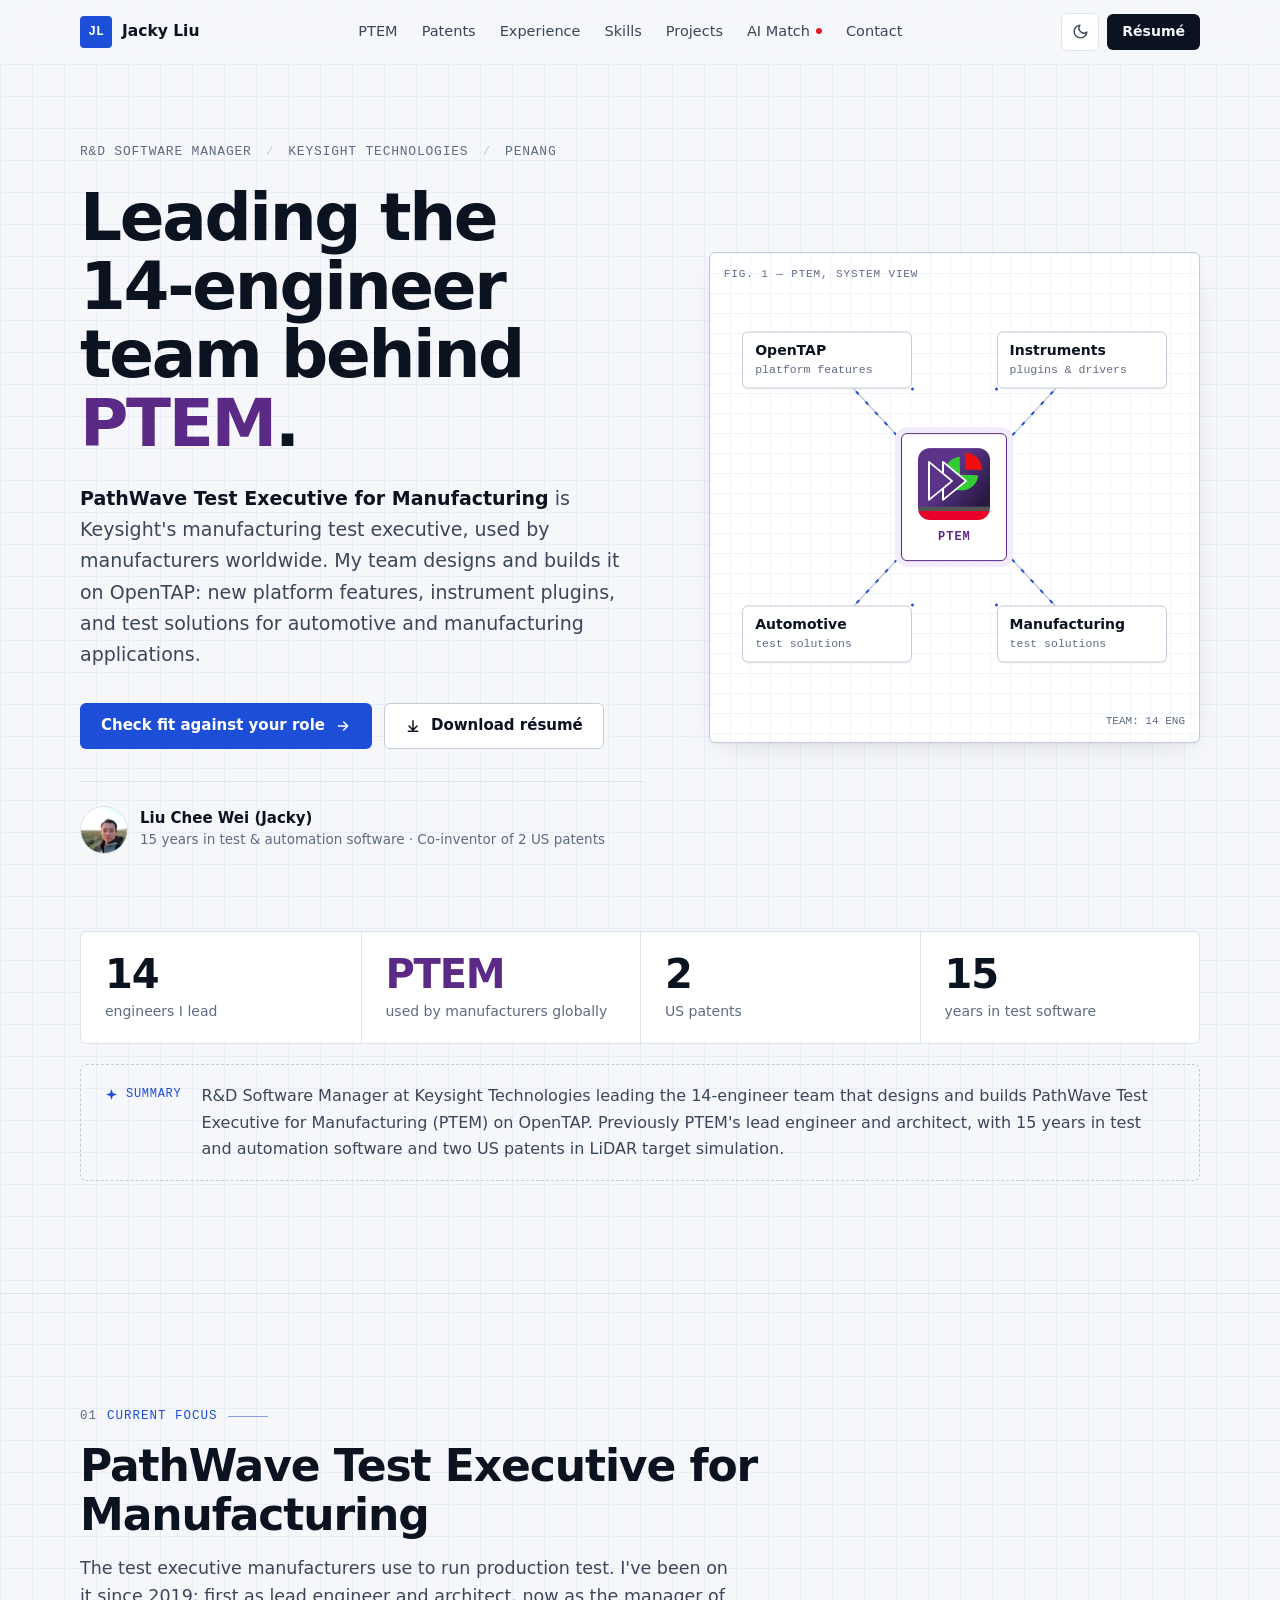
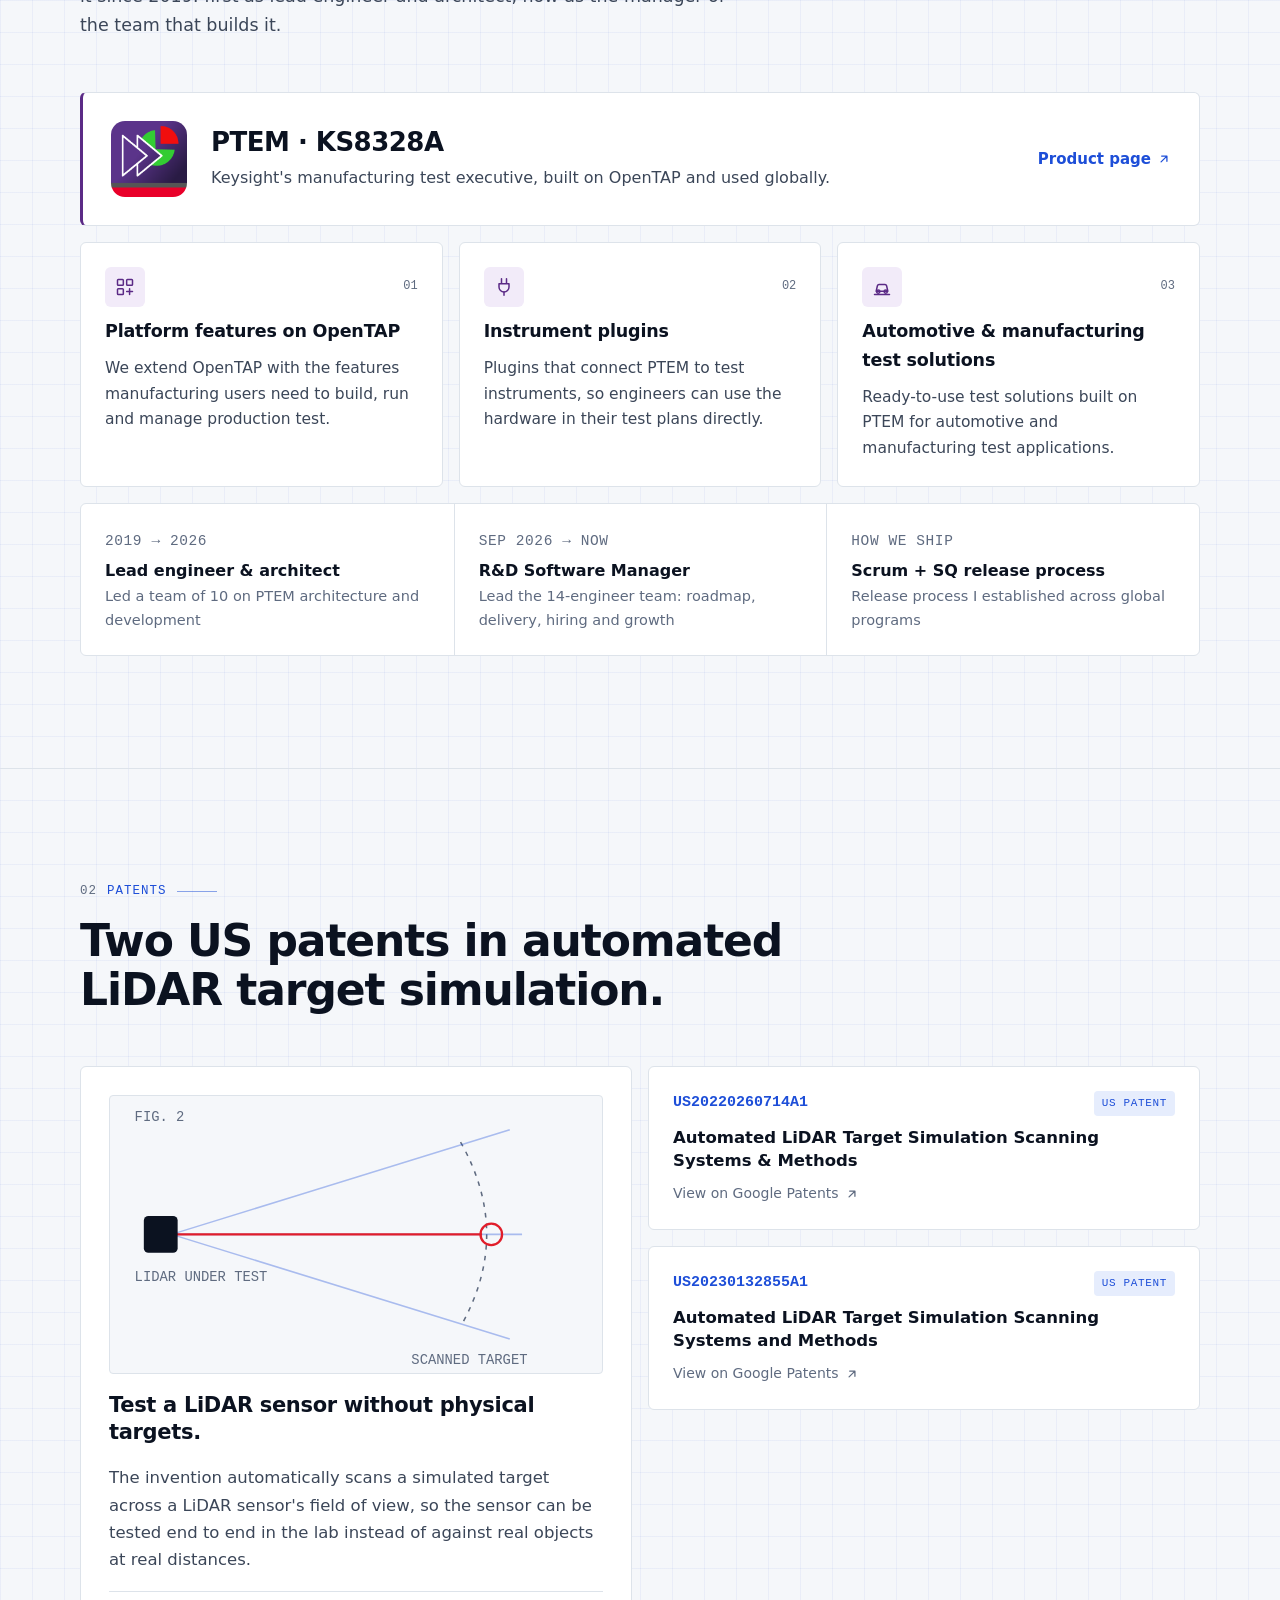
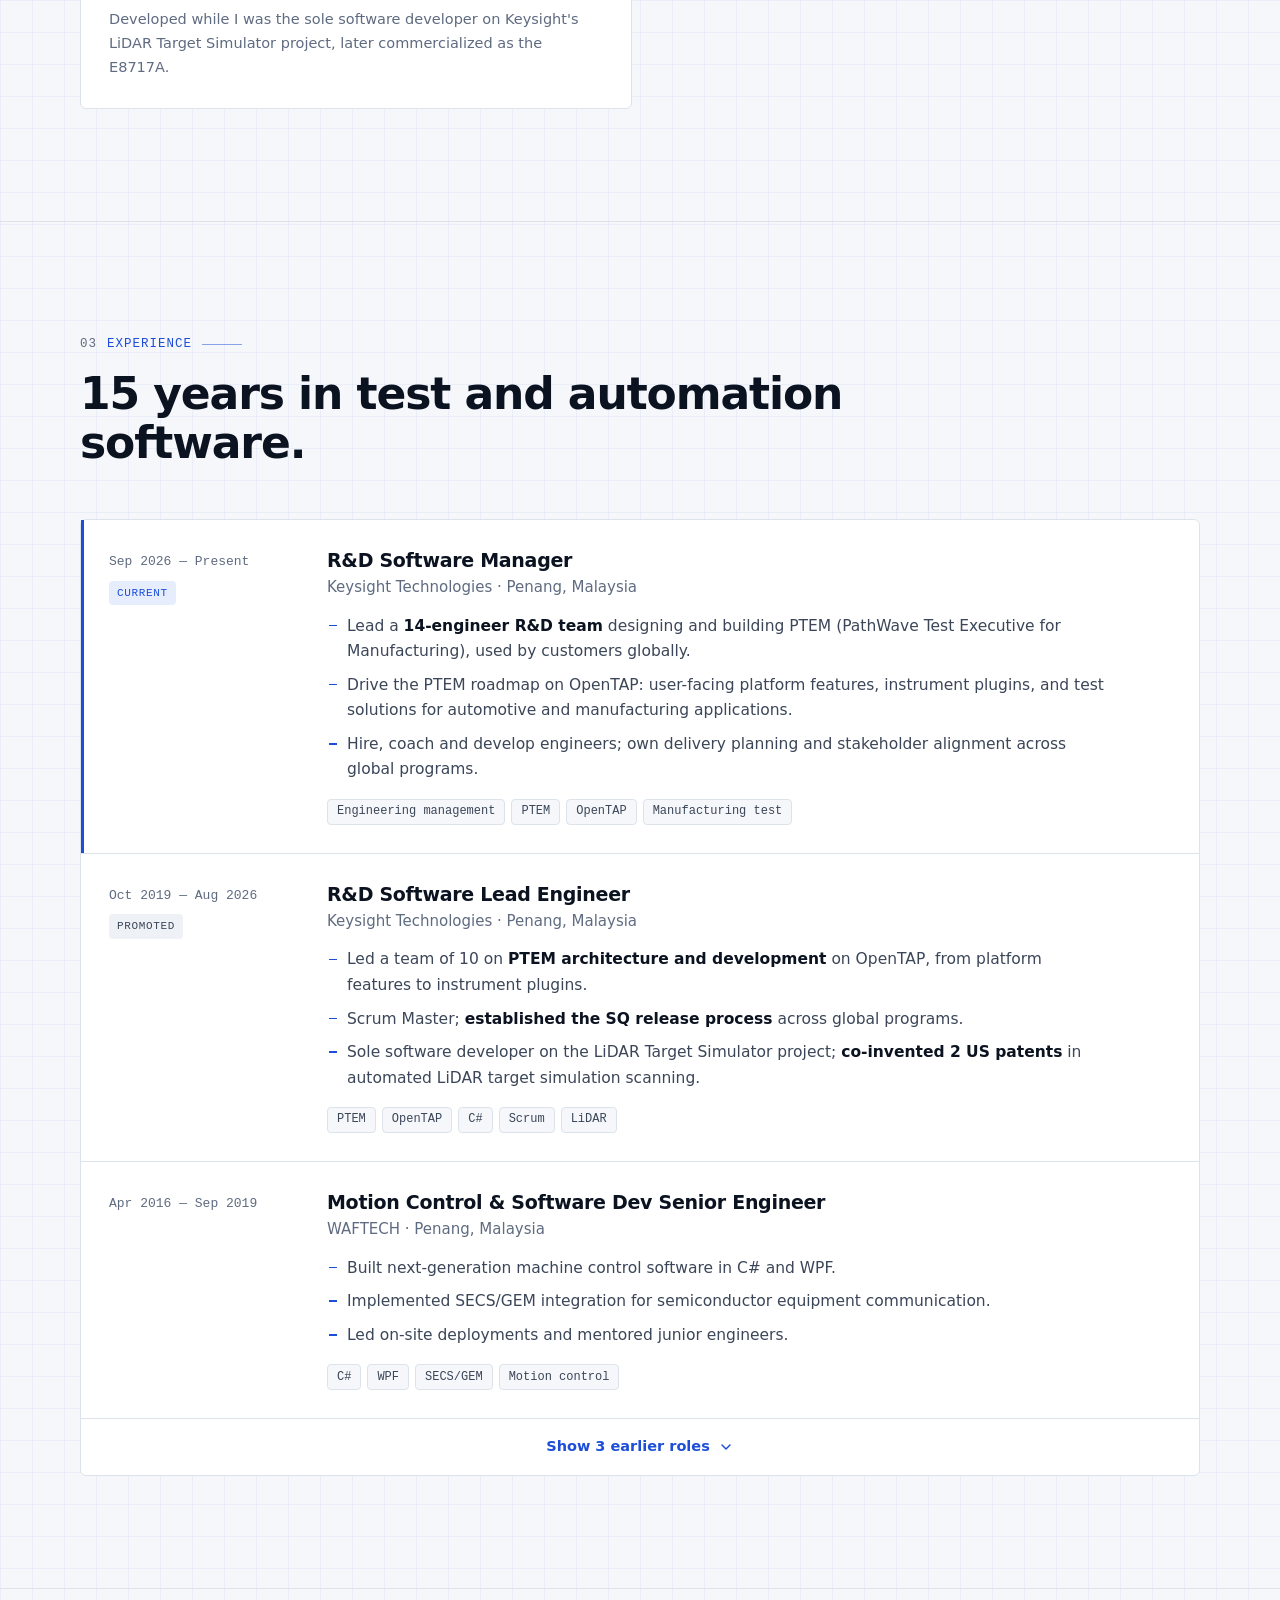
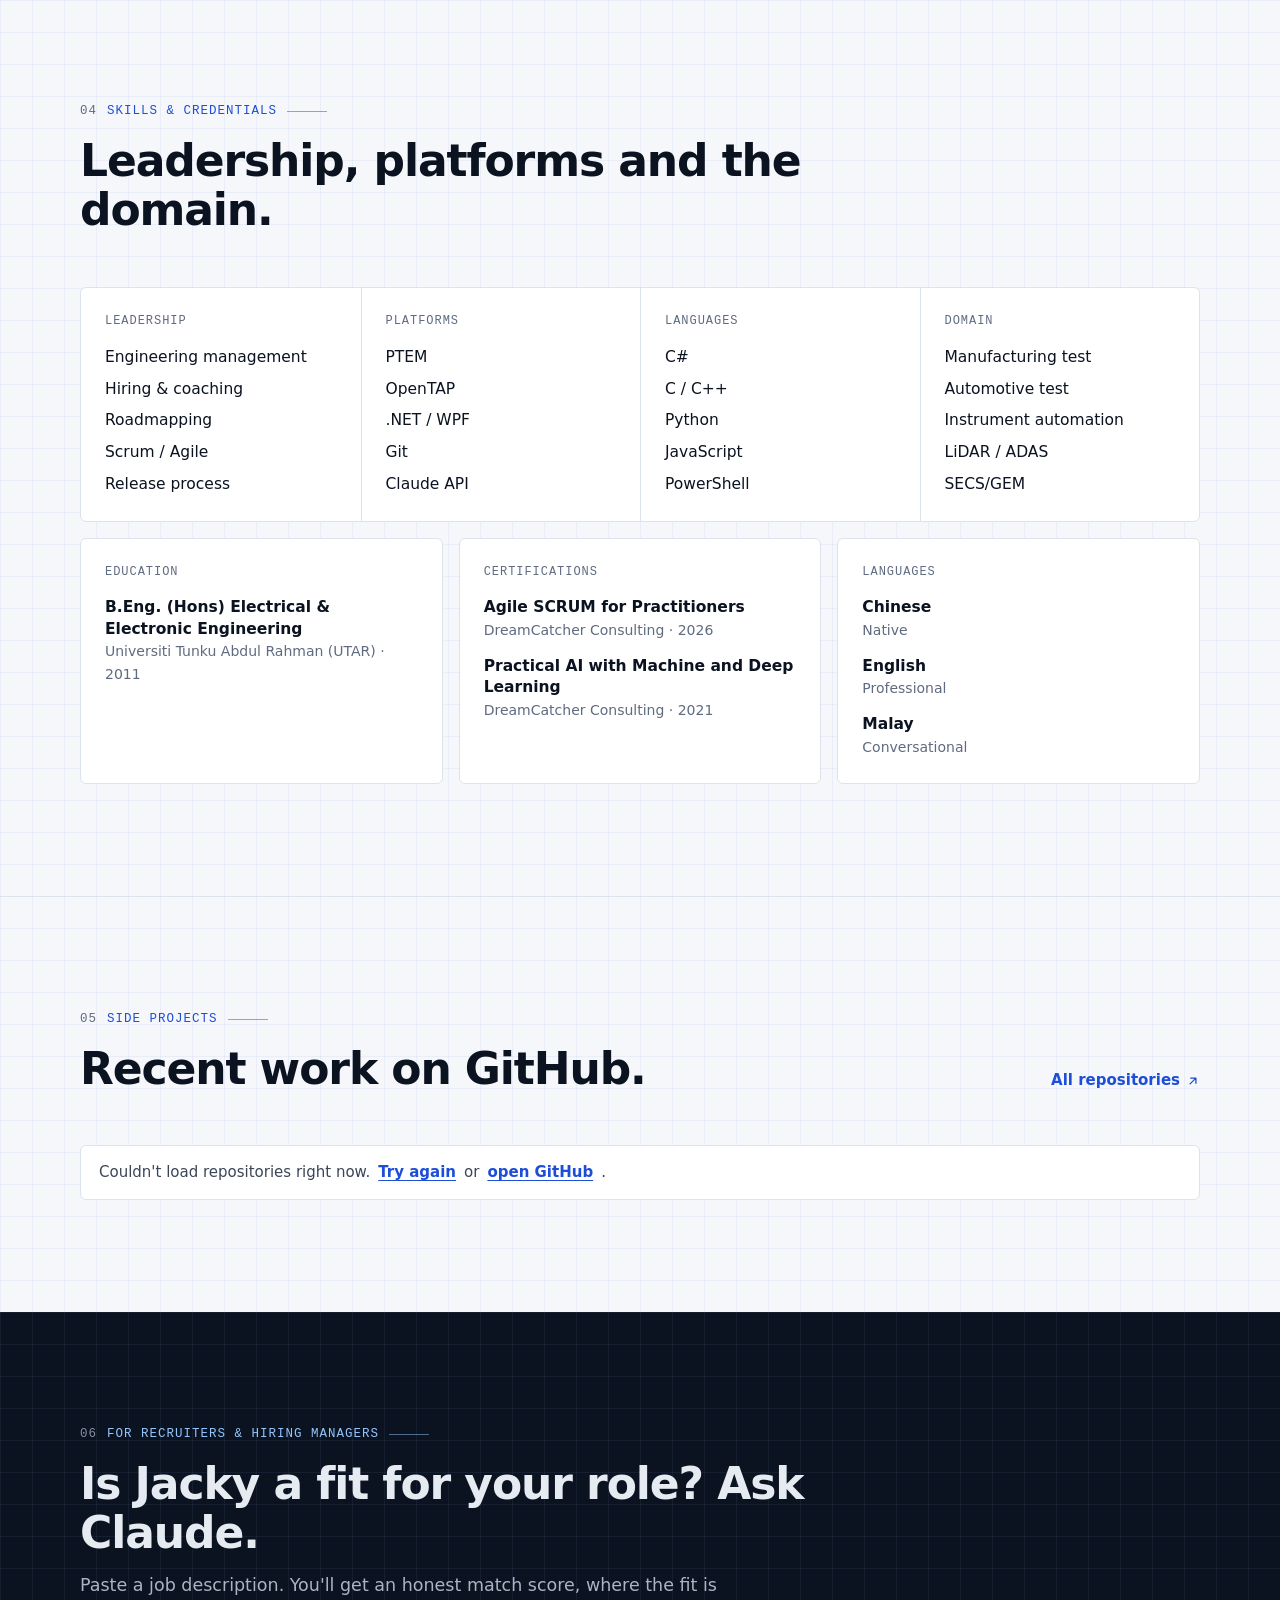
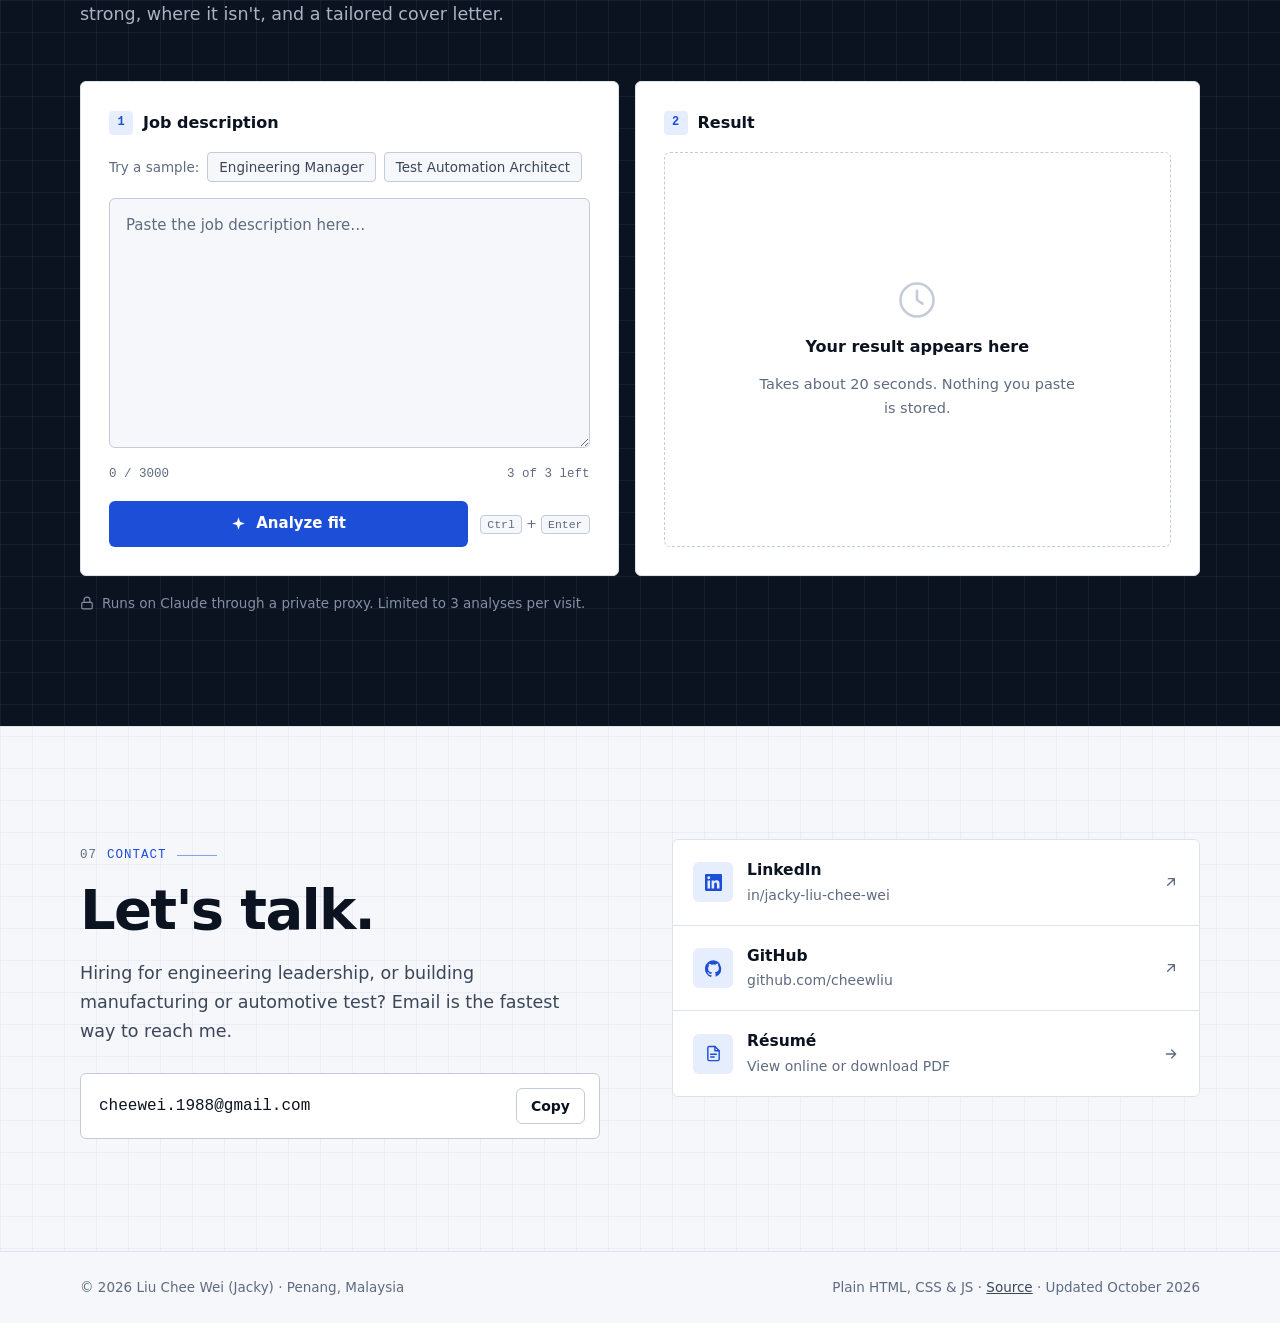
<file: index.html>
<!DOCTYPE html>
<html lang="en">
<head>
  <meta charset="UTF-8" />
  <meta name="viewport" content="width=device-width, initial-scale=1.0" />
  <meta http-equiv="Content-Security-Policy" content="default-src 'self'; script-src 'self' 'unsafe-inline' https://static.cloudflareinsights.com; style-src 'self' 'unsafe-inline' https://fonts.googleapis.com; img-src 'self' data: https:; font-src 'self' data: https://fonts.gstatic.com; connect-src 'self' https://cloudflareinsights.com https://jacky-portfolio-proxy.cheewei-1988.workers.dev https://api.github.com; frame-ancestors 'none'; base-uri 'self'; form-action 'self';" />
  <meta http-equiv="X-Content-Type-Options" content="nosniff" />
  <meta name="referrer" content="strict-origin-when-cross-origin" />
  <title>Liu Chee Wei (Jacky) — R&D Software Manager, PTEM</title>
  <meta name="description" content="Liu Chee Wei (Jacky), R&D Software Manager at Keysight Technologies, leading the 14-engineer team that designs and builds PathWave Test Executive for Manufacturing (PTEM) on OpenTAP. Co-inventor of 2 US patents. Penang, Malaysia." />
  <!-- Open Graph / LinkedIn / Facebook -->
  <meta property="og:title" content="Liu Chee Wei (Jacky) — R&D Software Manager" />
  <meta property="og:description" content="Leading the 14-engineer team behind PathWave Test Executive for Manufacturing (PTEM) at Keysight. 15 years in test software. Co-inventor of 2 US patents." />
  <meta property="og:url" content="https://cheewliu.github.io/" />
  <meta property="og:type" content="website" />
  <meta property="og:image" content="https://cheewliu.github.io/assets/profile.jpg" />
  <meta property="og:image:width" content="800" />
  <meta property="og:image:height" content="1067" />
  <meta property="og:image:alt" content="Liu Chee Wei (Jacky) — R&D Software Manager" />
  <meta property="og:image:type" content="image/jpeg" />
  <meta property="og:locale" content="en_US" />
  <meta property="og:site_name" content="Liu Chee Wei (Jacky) — Portfolio" />
  <meta property="profile:first_name" content="Chee Wei" />
  <meta property="profile:last_name" content="Liu" />
  <meta property="profile:username" content="cheewliu" />
  <meta name="theme-color" content="#0a0f1a" media="(prefers-color-scheme: dark)" />
  <meta name="theme-color" content="#f5f7fa" media="(prefers-color-scheme: light)" />
  <!-- Twitter / X -->
  <meta name="twitter:card" content="summary_large_image" />
  <meta name="twitter:title" content="Liu Chee Wei (Jacky) — R&D Software Manager" />
  <meta name="twitter:description" content="Leading the 14-engineer team behind PTEM at Keysight. Co-inventor of 2 US patents." />
  <meta name="twitter:image" content="https://cheewliu.github.io/assets/profile.jpg" />
  <meta name="author" content="Liu Chee Wei" />
  <meta name="robots" content="index, follow" />
  <meta name="geo.region" content="MY-07" />
  <meta name="geo.placename" content="Penang, Malaysia" />
  <meta name="keywords" content="Liu Chee Wei, Jacky Liu, R&D software manager, engineering manager, PTEM, PathWave Test Executive for Manufacturing, OpenTAP, manufacturing test, test executive, automotive test, Keysight Technologies, Penang Malaysia, C#, C++, Python, LiDAR patents, Scrum Master" />
  <link rel="icon" type="image/svg+xml" href="favicon.svg" />
  <link rel="canonical" href="https://cheewliu.github.io/" />
  <link rel="preconnect" href="https://jacky-portfolio-proxy.cheewei-1988.workers.dev" />
  <link rel="preconnect" href="https://fonts.googleapis.com" />
  <link rel="preconnect" href="https://fonts.gstatic.com" crossorigin />
  <link rel="stylesheet" href="https://fonts.googleapis.com/css2?family=IBM+Plex+Sans:wght@400;500;600;700&family=IBM+Plex+Mono:wght@400;500;600&display=swap" />
  <link rel="stylesheet" href="style.css" />
  <script>
    // Apply saved or system theme before first paint to avoid a flash
    (function () {
      var t = null;
      try { t = localStorage.getItem('theme'); } catch (e) {}
      if (t !== 'light' && t !== 'dark') {
        t = window.matchMedia && window.matchMedia('(prefers-color-scheme: dark)').matches ? 'dark' : 'light';
      }
      document.documentElement.setAttribute('data-theme', t);
    })();
  </script>
  <script type="application/ld+json">
  {
    "@context": "https://schema.org",
    "@graph": [
      {
        "@type": "Person",
        "@id": "https://cheewliu.github.io/#person",
        "name": "Liu Chee Wei",
        "alternateName": "Jacky Liu",
        "jobTitle": "R&D Software Manager",
        "description": "R&D Software Manager at Keysight Technologies leading the 14-engineer team that designs and builds PathWave Test Executive for Manufacturing (PTEM) on OpenTAP. 15 years in test and automation software. Co-inventor of 2 US patents. Based in Penang, Malaysia.",
        "url": "https://cheewliu.github.io/",
        "image": "https://cheewliu.github.io/assets/profile.jpg",
        "email": "cheewei.1988@gmail.com",
        "nationality": { "@type": "Country", "name": "Malaysia" },
        "address": { "@type": "PostalAddress", "addressLocality": "Penang", "addressCountry": "MY" },
        "worksFor": { "@type": "Organization", "name": "Keysight Technologies", "url": "https://www.keysight.com" },
        "alumniOf": { "@type": "EducationalOrganization", "name": "Universiti Tunku Abdul Rahman (UTAR)", "url": "https://utar.edu.my" },
        "sameAs": [
          "https://www.linkedin.com/in/jacky-liu-chee-wei",
          "https://github.com/cheewliu"
        ],
        "knowsLanguage": [
          { "@type": "Language", "name": "Chinese", "alternateName": "zh" },
          { "@type": "Language", "name": "English", "alternateName": "en" },
          { "@type": "Language", "name": "Malay", "alternateName": "ms" }
        ],
        "knowsAbout": [
          "Engineering Management", "PathWave Test Executive for Manufacturing (PTEM)", "OpenTAP",
          "Manufacturing Test", "Automotive Test", "Instrument Plugins", "LiDAR",
          "C#", "C++", "Python", "Software Architecture", "Scrum", "AI Tooling"
        ],
        "hasCredential": [
          { "@type": "EducationalOccupationalCredential", "name": "Agile SCRUM for Practitioners", "credentialCategory": "Certification", "recognizedBy": { "@type": "Organization", "name": "DreamCatcher Consulting" } },
          { "@type": "EducationalOccupationalCredential", "name": "Practical AI with Machine and Deep Learning", "credentialCategory": "Certification", "recognizedBy": { "@type": "Organization", "name": "DreamCatcher Consulting" } }
        ],
        "award": [
          "US Patent US20220260714A1 — Automated LiDAR Target Simulation Scanning Systems & Methods",
          "US Patent US20230132855A1 — Automated LiDAR Target Simulation Scanning Systems and Methods"
        ]
      },
      {
        "@type": "WebSite",
        "@id": "https://cheewliu.github.io/#website",
        "url": "https://cheewliu.github.io/",
        "name": "Liu Chee Wei (Jacky) — Portfolio",
        "description": "Portfolio of Liu Chee Wei (Jacky), R&D Software Manager at Keysight Technologies",
        "inLanguage": "en",
        "publisher": { "@id": "https://cheewliu.github.io/#person" }
      },
      {
        "@type": "ProfilePage",
        "@id": "https://cheewliu.github.io/#profilepage",
        "url": "https://cheewliu.github.io/",
        "name": "Liu Chee Wei (Jacky) — R&D Software Manager",
        "isPartOf": { "@id": "https://cheewliu.github.io/#website" },
        "about": { "@id": "https://cheewliu.github.io/#person" },
        "mainEntity": { "@id": "https://cheewliu.github.io/#person" },
        "primaryImageOfPage": "https://cheewliu.github.io/assets/profile.jpg",
        "dateModified": "2026-10-14",
        "inLanguage": "en"
      },
      {
        "@type": "BreadcrumbList",
        "itemListElement": [
          { "@type": "ListItem", "position": 1, "name": "Home", "item": "https://cheewliu.github.io/" },
          { "@type": "ListItem", "position": 2, "name": "Resume", "item": "https://cheewliu.github.io/resume.html" }
        ]
      },
      {
        "@type": "FAQPage",
        "mainEntity": [
          {
            "@type": "Question",
            "name": "What does Liu Chee Wei (Jacky) do?",
            "acceptedAnswer": {
              "@type": "Answer",
              "text": "He is an R&D Software Manager at Keysight Technologies, leading the 14-engineer team that designs and builds PathWave Test Executive for Manufacturing (PTEM), a manufacturing test executive used globally. The team builds on OpenTAP: platform features, instrument plugins, and test solutions for automotive and manufacturing applications."
            }
          },
          {
            "@type": "Question",
            "name": "Where is Liu Chee Wei based?",
            "acceptedAnswer": { "@type": "Answer", "text": "Penang, Malaysia." }
          },
          {
            "@type": "Question",
            "name": "What patents does Liu Chee Wei hold?",
            "acceptedAnswer": {
              "@type": "Answer",
              "text": "Co-inventor of two US patents on automated LiDAR target simulation scanning systems and methods (US20220260714A1 and US20230132855A1): a method that automatically scans a simulated target across a LiDAR sensor's field of view, so sensors can be tested without physical targets."
            }
          },
          {
            "@type": "Question",
            "name": "How can recruiters contact Liu Chee Wei?",
            "acceptedAnswer": {
              "@type": "Answer",
              "text": "Via LinkedIn (linkedin.com/in/jacky-liu-chee-wei), email (cheewei.1988@gmail.com), or the AI Match tool on cheewliu.github.io, which returns a match score and tailored cover letter for any pasted job description."
            }
          }
        ]
      }
    ]
  }
  </script>
</head>
<body>

  <a href="#main" class="skip-link">Skip to main content</a>

  <!-- NAV -->
  <header class="nav" id="nav">
    <div class="container nav-inner">
      <a href="#top" class="brand" aria-label="Jacky Liu — back to top">
        <span class="brand-mark" aria-hidden="true">JL</span>
        <span>Jacky Liu</span>
      </a>

      <nav aria-label="Primary">
        <ul class="nav-links" id="nav-links">
          <li><a href="#ptem">PTEM</a></li>
          <li><a href="#patents">Patents</a></li>
          <li><a href="#experience">Experience</a></li>
          <li><a href="#skills">Skills</a></li>
          <li><a href="#projects">Projects</a></li>
          <li><a href="#match">AI Match <span class="nav-ai-dot" aria-hidden="true"></span></a></li>
          <li><a href="#contact">Contact</a></li>
        </ul>
      </nav>

      <div class="nav-actions">
        <button class="icon-btn" id="theme-toggle" type="button" aria-label="Switch color theme">
          <svg class="theme-icon-moon" width="17" height="17" viewBox="0 0 24 24" fill="none" stroke="currentColor" stroke-width="2" stroke-linecap="round" stroke-linejoin="round" aria-hidden="true"><path d="M21 12.79A9 9 0 1 1 11.21 3 7 7 0 0 0 21 12.79z"/></svg>
          <svg class="theme-icon-sun" width="17" height="17" viewBox="0 0 24 24" fill="none" stroke="currentColor" stroke-width="2" stroke-linecap="round" stroke-linejoin="round" aria-hidden="true"><circle cx="12" cy="12" r="4"/><path d="M12 2v2M12 20v2M4.93 4.93l1.41 1.41M17.66 17.66l1.41 1.41M2 12h2M20 12h2M4.93 19.07l1.41-1.41M17.66 6.34l1.41-1.41"/></svg>
        </button>
        <a href="resume.html" class="btn btn-dark btn-sm nav-resume">Résumé</a>
        <button class="icon-btn nav-menu-btn" id="menu-btn" type="button" aria-label="Open menu" aria-expanded="false" aria-controls="nav-links">
          <svg width="19" height="19" viewBox="0 0 24 24" fill="none" stroke="currentColor" stroke-width="2" stroke-linecap="round" aria-hidden="true"><path d="M4 7h16M4 12h16M4 17h16"/></svg>
        </button>
      </div>
    </div>
  </header>

  <main id="main">

    <!-- HERO -->
    <section class="hero" id="top">
      <div class="container">
        <div class="hero-grid">
          <div>
            <div class="hero-kicker reveal">
              <span>R&amp;D Software Manager</span>
              <span>Keysight Technologies</span>
              <span>Penang</span>
            </div>
            <h1 class="reveal">Leading the 14&#8209;engineer team behind <span class="hl">PTEM</span>.</h1>
            <p class="hero-lede reveal">
              <strong>PathWave Test Executive for Manufacturing</strong> is Keysight's manufacturing test executive,
              used by manufacturers worldwide. My team designs and builds it on OpenTAP: new platform features,
              instrument plugins, and test solutions for automotive and manufacturing applications.
            </p>
            <div class="hero-actions reveal">
              <a href="#match" class="btn btn-primary">
                Check fit against your role
                <svg width="16" height="16" viewBox="0 0 24 24" fill="none" stroke="currentColor" stroke-width="2.2" stroke-linecap="round" stroke-linejoin="round" aria-hidden="true"><path d="M5 12h14M13 6l6 6-6 6"/></svg>
              </a>
              <a href="resume.pdf" download class="btn btn-ghost">
                <svg width="16" height="16" viewBox="0 0 24 24" fill="none" stroke="currentColor" stroke-width="2.2" stroke-linecap="round" stroke-linejoin="round" aria-hidden="true"><path d="M12 4v12M6 12l6 6 6-6M5 20h14"/></svg>
                Download résumé
              </a>
            </div>
            <div class="hero-person reveal">
              <img src="assets/profile.jpg" alt="" width="48" height="48" />
              <div>
                <strong>Liu Chee Wei (Jacky)</strong>
                <span>15 years in test &amp; automation software · Co-inventor of 2 US patents</span>
              </div>
            </div>
          </div>

          <figure class="diagram reveal" aria-label="Diagram: PTEM at the center, connected to the OpenTAP platform, instrument plugins, automotive test solutions and manufacturing test solutions">
            <span class="diagram-caption">Fig. 1 — PTEM, system view</span>
            <svg class="wires" viewBox="0 0 100 100" preserveAspectRatio="none" aria-hidden="true">
              <line x1="50" y1="50" x2="24" y2="22" />
              <line x1="50" y1="50" x2="76" y2="22" />
              <line x1="50" y1="50" x2="24" y2="78" />
              <line x1="50" y1="50" x2="76" y2="78" />
              <line class="pulse" x1="24" y1="22" x2="50" y2="50" />
              <line class="pulse" x1="76" y1="22" x2="50" y2="50" />
              <line class="pulse" x1="50" y1="50" x2="24" y2="78" />
              <line class="pulse" x1="50" y1="50" x2="76" y2="78" />
            </svg>
            <div class="node n1"><b>OpenTAP</b><span>platform features</span></div>
            <div class="node n2"><b>Instruments</b><span>plugins &amp; drivers</span></div>
            <div class="node n3"><b>Automotive</b><span>test solutions</span></div>
            <div class="node n4"><b>Manufacturing</b><span>test solutions</span></div>
            <div class="core">
              <img src="assets/ptem.png" alt="PTEM logo" width="72" height="72" />
              <span>PTEM</span>
            </div>
            <span class="diagram-coord">TEAM: 14 ENG</span>
          </figure>
        </div>

        <dl class="stats reveal">
          <div class="stat"><dt class="sr-only">Team size</dt><dd><div class="stat-num">14</div><div class="stat-label">engineers I lead</div></dd></div>
          <div class="stat"><dt class="sr-only">Product</dt><dd><div class="stat-num ptem">PTEM</div><div class="stat-label">used by manufacturers globally</div></dd></div>
          <div class="stat"><dt class="sr-only">Patents</dt><dd><div class="stat-num">2</div><div class="stat-label">US patents</div></dd></div>
          <div class="stat"><dt class="sr-only">Experience</dt><dd><div class="stat-num">15</div><div class="stat-label">years in test software</div></dd></div>
        </dl>

        <div class="ai-bio reveal" id="ai-bio">
          <span class="ai-bio-label">
            <svg width="13" height="13" viewBox="0 0 24 24" fill="currentColor" aria-hidden="true"><path d="M12 2l2.4 7.2L22 12l-7.6 2.8L12 22l-2.4-7.2L2 12l7.6-2.8z"/></svg>
            <span id="ai-bio-badge">Summary by Claude</span>
          </span>
          <p class="ai-bio-body" id="ai-bio-body" aria-live="polite"
             data-fallback="R&amp;D Software Manager at Keysight Technologies leading the 14-engineer team that designs and builds PathWave Test Executive for Manufacturing (PTEM) on OpenTAP. Previously PTEM's lead engineer and architect, with 15 years in test and automation software and two US patents in LiDAR target simulation.">
            <span class="muted">Writing a summary…</span>
          </p>
        </div>
      </div>
    </section>

    <!-- PTEM -->
    <section class="section" id="ptem">
      <div class="container">
        <div class="section-head reveal">
          <span class="label"><span class="num">01</span> Current focus</span>
          <h2>PathWave Test Executive for Manufacturing</h2>
          <p>The test executive manufacturers use to run production test. I've been on it since 2019: first as lead engineer and architect, now as the manager of the team that builds it.</p>
        </div>

        <div class="ptem-head reveal">
          <img src="assets/ptem.png" alt="PTEM logo" width="76" height="76" />
          <div>
            <h3>PTEM · KS8328A</h3>
            <p>Keysight's manufacturing test executive, built on OpenTAP and used globally.</p>
          </div>
          <a class="link-arrow" href="https://www.keysight.com/us/en/product/KS8328A/pathwave-test-executive-for-manufacturing-developer-version.html" target="_blank" rel="noopener">
            Product page
            <svg width="14" height="14" viewBox="0 0 24 24" fill="none" stroke="currentColor" stroke-width="2.2" stroke-linecap="round" stroke-linejoin="round" aria-hidden="true"><path d="M7 17L17 7M8 7h9v9"/></svg>
          </a>
        </div>

        <div class="caps">
          <article class="cap reveal">
            <div class="cap-top">
              <span class="cap-icon" aria-hidden="true">
                <svg width="20" height="20" viewBox="0 0 24 24" fill="none" stroke="currentColor" stroke-width="1.8" stroke-linecap="round" stroke-linejoin="round"><rect x="3" y="3" width="7" height="7" rx="1"/><rect x="14" y="3" width="7" height="7" rx="1"/><rect x="3" y="14" width="7" height="7" rx="1"/><path d="M17.5 14v7M14 17.5h7"/></svg>
              </span>
              <span class="cap-idx">01</span>
            </div>
            <h4>Platform features on OpenTAP</h4>
            <p>We extend OpenTAP with the features manufacturing users need to build, run and manage production test.</p>
          </article>
          <article class="cap reveal">
            <div class="cap-top">
              <span class="cap-icon" aria-hidden="true">
                <svg width="20" height="20" viewBox="0 0 24 24" fill="none" stroke="currentColor" stroke-width="1.8" stroke-linecap="round" stroke-linejoin="round"><path d="M9 2v6M15 2v6M6 8h12v4a6 6 0 0 1-12 0z"/><path d="M12 18v4"/></svg>
              </span>
              <span class="cap-idx">02</span>
            </div>
            <h4>Instrument plugins</h4>
            <p>Plugins that connect PTEM to test instruments, so engineers can use the hardware in their test plans directly.</p>
          </article>
          <article class="cap reveal">
            <div class="cap-top">
              <span class="cap-icon" aria-hidden="true">
                <svg width="20" height="20" viewBox="0 0 24 24" fill="none" stroke="currentColor" stroke-width="1.8" stroke-linecap="round" stroke-linejoin="round"><path d="M5 17h14l-1.5-6.5A2 2 0 0 0 15.6 9H8.4a2 2 0 0 0-1.9 1.5z"/><circle cx="7.5" cy="17.5" r="2"/><circle cx="16.5" cy="17.5" r="2"/><path d="M3 21h18"/></svg>
              </span>
              <span class="cap-idx">03</span>
            </div>
            <h4>Automotive &amp; manufacturing test solutions</h4>
            <p>Ready-to-use test solutions built on PTEM for automotive and manufacturing test applications.</p>
          </article>
        </div>

        <div class="ptem-timeline reveal">
          <div class="tl-step">
            <span class="tl-when">2019 → 2026</span>
            <strong>Lead engineer &amp; architect</strong>
            <span>Led a team of 10 on PTEM architecture and development</span>
          </div>
          <div class="tl-step">
            <span class="tl-when">SEP 2026 → NOW</span>
            <strong>R&amp;D Software Manager</strong>
            <span>Lead the 14-engineer team: roadmap, delivery, hiring and growth</span>
          </div>
          <div class="tl-step">
            <span class="tl-when">HOW WE SHIP</span>
            <strong>Scrum + SQ release process</strong>
            <span>Release process I established across global programs</span>
          </div>
        </div>
      </div>
    </section>

    <!-- PATENTS -->
    <section class="section" id="patents">
      <div class="container">
        <div class="section-head reveal">
          <span class="label"><span class="num">02</span> Patents</span>
          <h2>Two US patents in automated LiDAR target simulation.</h2>
        </div>

        <div class="patent-layout">
          <div class="patent-story reveal">
            <svg class="scan-fig" viewBox="0 0 320 180" role="img" aria-label="Illustration: a LiDAR sensor scanning a simulated target that moves across its field of view">
              <path class="path" d="M228 30 Q 262 90 228 150" />
              <line class="beam" x1="40" y1="90" x2="260" y2="22" />
              <line class="beam" x1="40" y1="90" x2="268" y2="90" />
              <line class="beam" x1="40" y1="90" x2="260" y2="158" />
              <g class="sweep">
                <line class="beam-active" x1="40" y1="90" x2="242" y2="90" />
                <circle class="target" cx="248" cy="90" r="7" />
              </g>
              <rect class="sensor" x="22" y="78" width="22" height="24" rx="3" />
              <text x="16" y="120">LIDAR UNDER TEST</text>
              <text x="196" y="174">SCANNED TARGET</text>
              <text x="16" y="16">FIG. 2</text>
            </svg>
            <h3>Test a LiDAR sensor without physical targets.</h3>
            <p>The invention automatically scans a simulated target across a LiDAR sensor's field of view, so the sensor can be tested end to end in the lab instead of against real objects at real distances.</p>
            <p class="foot">Developed while I was the sole software developer on Keysight's LiDAR Target Simulator project, later commercialized as the E8717A.</p>
          </div>

          <div class="patent-cards">
            <a class="patent-card reveal" href="https://patents.google.com/patent/US20220260714A1" target="_blank" rel="noopener">
              <div class="top"><span class="pn">US20220260714A1</span><span class="badge">US patent</span></div>
              <h4>Automated LiDAR Target Simulation Scanning Systems &amp; Methods</h4>
              <span class="go">View on Google Patents
                <svg width="14" height="14" viewBox="0 0 24 24" fill="none" stroke="currentColor" stroke-width="2.2" stroke-linecap="round" stroke-linejoin="round" aria-hidden="true"><path d="M7 17L17 7M8 7h9v9"/></svg>
              </span>
            </a>
            <a class="patent-card reveal" href="https://patents.google.com/patent/US20230132855A1" target="_blank" rel="noopener">
              <div class="top"><span class="pn">US20230132855A1</span><span class="badge">US patent</span></div>
              <h4>Automated LiDAR Target Simulation Scanning Systems and Methods</h4>
              <span class="go">View on Google Patents
                <svg width="14" height="14" viewBox="0 0 24 24" fill="none" stroke="currentColor" stroke-width="2.2" stroke-linecap="round" stroke-linejoin="round" aria-hidden="true"><path d="M7 17L17 7M8 7h9v9"/></svg>
              </span>
            </a>
          </div>
        </div>
      </div>
    </section>

    <!-- EXPERIENCE -->
    <section class="section" id="experience">
      <div class="container">
        <div class="section-head reveal">
          <span class="label"><span class="num">03</span> Experience</span>
          <h2>15 years in test and automation software.</h2>
        </div>

        <div class="roles reveal">
          <article class="role current">
            <div class="role-when">
              <span>Sep 2026 — Present</span>
              <span class="role-tag">Current</span>
            </div>
            <div>
              <h3>R&amp;D Software Manager</h3>
              <p class="role-company">Keysight Technologies · Penang, Malaysia</p>
              <ul>
                <li>Lead a <strong>14-engineer R&amp;D team</strong> designing and building PTEM (PathWave Test Executive for Manufacturing), used by customers globally.</li>
                <li>Drive the PTEM roadmap on OpenTAP: user-facing platform features, instrument plugins, and test solutions for automotive and manufacturing applications.</li>
                <li>Hire, coach and develop engineers; own delivery planning and stakeholder alignment across global programs.</li>
              </ul>
              <div class="chips">
                <span class="chip">Engineering management</span>
                <span class="chip">PTEM</span>
                <span class="chip">OpenTAP</span>
                <span class="chip">Manufacturing test</span>
              </div>
            </div>
          </article>

          <article class="role">
            <div class="role-when">
              <span>Oct 2019 — Aug 2026</span>
              <span class="role-tag muted">Promoted</span>
            </div>
            <div>
              <h3>R&amp;D Software Lead Engineer</h3>
              <p class="role-company">Keysight Technologies · Penang, Malaysia</p>
              <ul>
                <li>Led a team of 10 on <strong>PTEM architecture and development</strong> on OpenTAP, from platform features to instrument plugins.</li>
                <li>Scrum Master; <strong>established the SQ release process</strong> across global programs.</li>
                <li>Sole software developer on the LiDAR Target Simulator project; <strong>co-invented 2 US patents</strong> in automated LiDAR target simulation scanning.</li>
              </ul>
              <div class="chips">
                <span class="chip">PTEM</span>
                <span class="chip">OpenTAP</span>
                <span class="chip">C#</span>
                <span class="chip">Scrum</span>
                <span class="chip">LiDAR</span>
              </div>
            </div>
          </article>

          <article class="role">
            <div class="role-when"><span>Apr 2016 — Sep 2019</span></div>
            <div>
              <h3>Motion Control &amp; Software Dev Senior Engineer</h3>
              <p class="role-company">WAFTECH · Penang, Malaysia</p>
              <ul>
                <li>Built next-generation machine control software in C# and WPF.</li>
                <li>Implemented SECS/GEM integration for semiconductor equipment communication.</li>
                <li>Led on-site deployments and mentored junior engineers.</li>
              </ul>
              <div class="chips">
                <span class="chip">C#</span>
                <span class="chip">WPF</span>
                <span class="chip">SECS/GEM</span>
                <span class="chip">Motion control</span>
              </div>
            </div>
          </article>

          <details class="roles-more">
            <summary>
              <span class="when-closed">Show 3 earlier roles</span>
              <span class="when-open">Hide earlier roles</span>
              <svg width="16" height="16" viewBox="0 0 24 24" fill="none" stroke="currentColor" stroke-width="2.2" stroke-linecap="round" stroke-linejoin="round" aria-hidden="true"><path d="M6 9l6 6 6-6"/></svg>
            </summary>
            <article class="role">
              <div class="role-when"><span>Apr 2011 — Mar 2016</span></div>
              <div>
                <h3>Co-Founder</h3>
                <p class="role-company">Makerzone Sdn Bhd · Penang, Malaysia</p>
                <ul>
                  <li>Co-founded and ran a 3D printing service business from the ground up.</li>
                  <li>Built and managed the company website; delivered customer projects from design to delivery.</li>
                </ul>
              </div>
            </article>
            <article class="role">
              <div class="role-when"><span>Oct 2014 — Apr 2015</span></div>
              <div>
                <h3>Machine Automation Software Engineer</h3>
                <p class="role-company">WAFTECH · Penang, Malaysia</p>
                <ul>
                  <li>Developed motion control and wafer handling software in C# and WPF.</li>
                </ul>
              </div>
            </article>
            <article class="role">
              <div class="role-when"><span>Jun 2011 — Oct 2014</span></div>
              <div>
                <h3>R&amp;D System Engineer</h3>
                <p class="role-company">Keysight Technologies · Penang, Malaysia</p>
                <ul>
                  <li>Developed automotive test systems in C++; supported the TS-5000 hardware handler library.</li>
                </ul>
              </div>
            </article>
          </details>
        </div>
      </div>
    </section>

    <!-- SKILLS & CREDENTIALS -->
    <section class="section" id="skills">
      <div class="container">
        <div class="section-head reveal">
          <span class="label"><span class="num">04</span> Skills &amp; credentials</span>
          <h2>Leadership, platforms and the domain.</h2>
        </div>

        <div class="skills-table reveal">
          <div class="skill-col">
            <h3>Leadership</h3>
            <ul><li>Engineering management</li><li>Hiring &amp; coaching</li><li>Roadmapping</li><li>Scrum / Agile</li><li>Release process</li></ul>
          </div>
          <div class="skill-col">
            <h3>Platforms</h3>
            <ul><li>PTEM</li><li>OpenTAP</li><li>.NET / WPF</li><li>Git</li><li>Claude API</li></ul>
          </div>
          <div class="skill-col">
            <h3>Languages</h3>
            <ul><li>C#</li><li>C / C++</li><li>Python</li><li>JavaScript</li><li>PowerShell</li></ul>
          </div>
          <div class="skill-col">
            <h3>Domain</h3>
            <ul><li>Manufacturing test</li><li>Automotive test</li><li>Instrument automation</li><li>LiDAR / ADAS</li><li>SECS/GEM</li></ul>
          </div>
        </div>

        <div class="creds">
          <div class="cred-col reveal">
            <h3>Education</h3>
            <div class="cred"><strong>B.Eng. (Hons) Electrical &amp; Electronic Engineering</strong><span>Universiti Tunku Abdul Rahman (UTAR) · 2011</span></div>
          </div>
          <div class="cred-col reveal">
            <h3>Certifications</h3>
            <div class="cred"><strong>Agile SCRUM for Practitioners</strong><span>DreamCatcher Consulting · 2026</span></div>
            <div class="cred"><strong>Practical AI with Machine and Deep Learning</strong><span>DreamCatcher Consulting · 2021</span></div>
          </div>
          <div class="cred-col reveal">
            <h3>Languages</h3>
            <div class="cred"><strong>Chinese</strong><span>Native</span></div>
            <div class="cred"><strong>English</strong><span>Professional</span></div>
            <div class="cred"><strong>Malay</strong><span>Conversational</span></div>
          </div>
        </div>
      </div>
    </section>

    <!-- PROJECTS -->
    <section class="section" id="projects">
      <div class="container">
        <div class="projects-head">
          <div class="section-head reveal">
            <span class="label"><span class="num">05</span> Side projects</span>
            <h2>Recent work on GitHub.</h2>
          </div>
          <a class="link-arrow reveal" href="https://github.com/cheewliu" target="_blank" rel="noopener">
            All repositories
            <svg width="14" height="14" viewBox="0 0 24 24" fill="none" stroke="currentColor" stroke-width="2.2" stroke-linecap="round" stroke-linejoin="round" aria-hidden="true"><path d="M7 17L17 7M8 7h9v9"/></svg>
          </a>
        </div>
        <div class="projects-grid" id="projects-grid" aria-busy="true">
          <div class="skeleton"></div>
          <div class="skeleton"></div>
          <div class="skeleton"></div>
        </div>
        <div class="notice hidden" id="projects-error" role="status">
          Couldn't load repositories right now.
          <button type="button" id="projects-retry">Try again</button>
          or
          <a href="https://github.com/cheewliu" target="_blank" rel="noopener">open GitHub</a>.
        </div>
      </div>
    </section>

    <!-- AI MATCH -->
    <section class="section match" id="match">
      <div class="container">
        <div class="section-head reveal">
          <span class="label"><span class="num">06</span> For recruiters &amp; hiring managers</span>
          <h2>Is Jacky a fit for your role? Ask Claude.</h2>
          <p>Paste a job description. You'll get an honest match score, where the fit is strong, where it isn't, and a tailored cover letter.</p>
        </div>

        <div class="match-app reveal">
          <form class="panel" id="match-form" novalidate>
            <div class="panel-title"><span class="step">1</span><h3>Job description</h3></div>
            <div class="samples">
              <span>Try a sample:</span>
              <button type="button" class="sample-btn" data-sample="manager">Engineering Manager</button>
              <button type="button" class="sample-btn" data-sample="architect">Test Automation Architect</button>
            </div>
            <div class="jd-field">
              <label for="jd-input" class="sr-only">Job description</label>
              <textarea id="jd-input" class="jd-textarea" maxlength="3000" placeholder="Paste the job description here…"></textarea>
            </div>
            <div class="jd-meta">
              <span id="jd-counter">0 / 3000</span>
              <span id="jd-rate"></span>
            </div>
            <div class="match-submit">
              <button type="submit" class="btn btn-primary" id="analyze-btn">
                <svg width="15" height="15" viewBox="0 0 24 24" fill="currentColor" aria-hidden="true"><path d="M12 2l2.4 7.2L22 12l-7.6 2.8L12 22l-2.4-7.2L2 12l7.6-2.8z"/></svg>
                <span>Analyze fit</span>
              </button>
              <span class="kbd-hint"><kbd>Ctrl</kbd> + <kbd>Enter</kbd></span>
            </div>
          </form>

          <div class="panel" id="result-panel" aria-live="polite">
            <div class="panel-title"><span class="step">2</span><h3>Result</h3></div>

            <div class="result-empty" id="result-empty">
              <svg width="44" height="44" viewBox="0 0 24 24" fill="none" stroke="currentColor" stroke-width="1.4" stroke-linecap="round" stroke-linejoin="round" aria-hidden="true"><circle cx="12" cy="12" r="9"/><path d="M12 7v5l3 2"/></svg>
              <strong>Your result appears here</strong>
              <p>Takes about 20 seconds. Nothing you paste is stored.</p>
            </div>

            <div class="result-loading hidden" id="result-loading">
              <div class="score-row">
                <div class="ring-ph"></div>
                <div style="display:grid;gap:10px">
                  <div class="bar" style="width:70%"></div>
                  <div class="bar" style="width:45%"></div>
                </div>
              </div>
              <div class="bar" style="width:92%"></div>
              <div class="bar" style="width:84%"></div>
              <div class="bar" style="width:60%"></div>
              <div class="loading-status"><span class="spinner" aria-hidden="true"></span><span id="loading-text">Reading the job description…</span></div>
            </div>

            <div class="match-error hidden" id="match-error" role="alert"></div>

            <div class="hidden" id="result-body" style="display:flex;flex-direction:column;gap:18px">
              <div class="score-row">
                <div class="score-ring-wrap">
                  <svg class="score-ring" viewBox="0 0 100 100" aria-hidden="true">
                    <circle class="score-ring-track" cx="50" cy="50" r="42"/>
                    <circle class="score-ring-fill" id="score-ring-fill" cx="50" cy="50" r="42"/>
                  </svg>
                  <div class="score-overlay"><span><span id="score-number">0</span><small>%</small></span></div>
                </div>
                <div>
                  <div class="verdict" id="verdict">—</div>
                  <div class="verdict-sub">match score · Claude</div>
                </div>
              </div>

              <div class="result-tabs" role="tablist" aria-label="Result details">
                <button type="button" role="tab" id="tab-fit" aria-selected="true" aria-controls="pane-fit">Fit breakdown</button>
                <button type="button" role="tab" id="tab-letter" aria-selected="false" aria-controls="pane-letter" tabindex="-1">Cover letter</button>
              </div>

              <div role="tabpanel" id="pane-fit" aria-labelledby="tab-fit" class="fit-list"></div>

              <div role="tabpanel" id="pane-letter" aria-labelledby="tab-letter" hidden>
                <div class="letter" id="cover-letter"></div>
                <div class="letter-actions">
                  <button type="button" class="btn btn-primary btn-sm" id="copy-letter">Copy letter</button>
                  <button type="button" class="btn btn-ghost btn-sm" id="download-letter">Download .txt</button>
                </div>
              </div>
            </div>
          </div>
        </div>
        <p class="match-foot">
          <svg width="14" height="14" viewBox="0 0 24 24" fill="none" stroke="currentColor" stroke-width="2" stroke-linecap="round" stroke-linejoin="round" aria-hidden="true"><rect x="3" y="11" width="18" height="11" rx="2"/><path d="M7 11V7a5 5 0 0 1 10 0v4"/></svg>
          Runs on Claude through a private proxy. Limited to 3 analyses per visit.
        </p>
      </div>
    </section>

    <!-- CONTACT -->
    <section class="section contact" id="contact">
      <div class="container contact-grid">
        <div class="reveal">
          <span class="label"><span class="num">07</span> Contact</span>
          <h2>Let's talk.</h2>
          <p class="contact-lede">Hiring for engineering leadership, or building manufacturing or automotive test? Email is the fastest way to reach me.</p>
          <div class="email-row">
            <a class="email-link" href="mailto:cheewei.1988@gmail.com">cheewei.1988@gmail.com</a>
            <button type="button" class="btn btn-ghost btn-sm" id="copy-email">Copy</button>
          </div>
        </div>
        <div class="contact-list reveal">
          <a class="contact-item" href="https://linkedin.com/in/jacky-liu-chee-wei" target="_blank" rel="noopener">
            <span class="ic" aria-hidden="true"><svg width="17" height="17" viewBox="0 0 24 24" fill="currentColor"><path d="M20.45 20.45h-3.56v-5.57c0-1.33-.02-3.04-1.85-3.04-1.85 0-2.14 1.45-2.14 2.94v5.67H9.34V9h3.42v1.56h.05c.48-.9 1.64-1.85 3.37-1.85 3.6 0 4.27 2.37 4.27 5.46v6.28zM5.34 7.43a2.06 2.06 0 1 1 0-4.13 2.06 2.06 0 0 1 0 4.13zM7.12 20.45H3.56V9h3.56v11.45zM22.22 0H1.77C.79 0 0 .77 0 1.73v20.54C0 23.23.79 24 1.77 24h20.45c.98 0 1.78-.77 1.78-1.73V1.73C24 .77 23.2 0 22.22 0z"/></svg></span>
            <span><strong>LinkedIn</strong><span>in/jacky-liu-chee-wei</span></span>
            <svg width="16" height="16" viewBox="0 0 24 24" fill="none" stroke="currentColor" stroke-width="2" stroke-linecap="round" stroke-linejoin="round" aria-hidden="true"><path d="M7 17L17 7M8 7h9v9"/></svg>
          </a>
          <a class="contact-item" href="https://github.com/cheewliu" target="_blank" rel="noopener">
            <span class="ic" aria-hidden="true"><svg width="17" height="17" viewBox="0 0 24 24" fill="currentColor"><path d="M12 .5a12 12 0 0 0-3.8 23.4c.6.1.8-.3.8-.6v-2.1c-3.3.7-4-1.6-4-1.6-.6-1.4-1.4-1.8-1.4-1.8-1.1-.7.1-.7.1-.7 1.2.1 1.9 1.2 1.9 1.2 1.1 1.8 2.8 1.3 3.5 1 .1-.8.4-1.3.8-1.6-2.7-.3-5.5-1.3-5.5-5.9 0-1.3.5-2.4 1.2-3.2-.1-.3-.5-1.5.1-3.2 0 0 1-.3 3.3 1.2a11.5 11.5 0 0 1 6 0C17.3 4.6 18.3 5 18.3 5c.6 1.7.2 2.9.1 3.2.8.8 1.2 1.9 1.2 3.2 0 4.6-2.8 5.6-5.5 5.9.4.4.8 1.1.8 2.2v3.3c0 .3.2.7.8.6A12 12 0 0 0 12 .5z"/></svg></span>
            <span><strong>GitHub</strong><span>github.com/cheewliu</span></span>
            <svg width="16" height="16" viewBox="0 0 24 24" fill="none" stroke="currentColor" stroke-width="2" stroke-linecap="round" stroke-linejoin="round" aria-hidden="true"><path d="M7 17L17 7M8 7h9v9"/></svg>
          </a>
          <a class="contact-item" href="resume.html">
            <span class="ic" aria-hidden="true"><svg width="17" height="17" viewBox="0 0 24 24" fill="none" stroke="currentColor" stroke-width="2" stroke-linecap="round" stroke-linejoin="round"><path d="M14 2H6a2 2 0 0 0-2 2v16a2 2 0 0 0 2 2h12a2 2 0 0 0 2-2V8z"/><path d="M14 2v6h6M8 13h8M8 17h5"/></svg></span>
            <span><strong>Résumé</strong><span>View online or download PDF</span></span>
            <svg width="16" height="16" viewBox="0 0 24 24" fill="none" stroke="currentColor" stroke-width="2" stroke-linecap="round" stroke-linejoin="round" aria-hidden="true"><path d="M5 12h14M13 6l6 6-6 6"/></svg>
          </a>
        </div>
      </div>
    </section>

  </main>

  <footer class="footer">
    <div class="container">
      <span>© 2026 Liu Chee Wei (Jacky) · Penang, Malaysia</span>
      <span>Plain HTML, CSS &amp; JS · <a href="https://github.com/cheewliu/cheewliu.github.io" target="_blank" rel="noopener">Source</a> · Updated October 2026</span>
    </div>
  </footer>

  <button class="to-top" id="to-top" type="button" aria-label="Back to top">
    <svg width="17" height="17" viewBox="0 0 24 24" fill="none" stroke="currentColor" stroke-width="2.2" stroke-linecap="round" stroke-linejoin="round" aria-hidden="true"><path d="M12 19V5M5 12l7-7 7 7"/></svg>
  </button>

  <div class="toast" id="toast" role="status" aria-live="polite"></div>

  <script src="script.js"></script>
  <!-- Cloudflare Web Analytics --><script type='module' src='https://static.cloudflareinsights.com/beacon.min.js' data-cf-beacon='{"token": "f5e20829172247308f2a9833d8b4542c"}'></script><!-- End Cloudflare Web Analytics -->
</body>
</html>
</file>
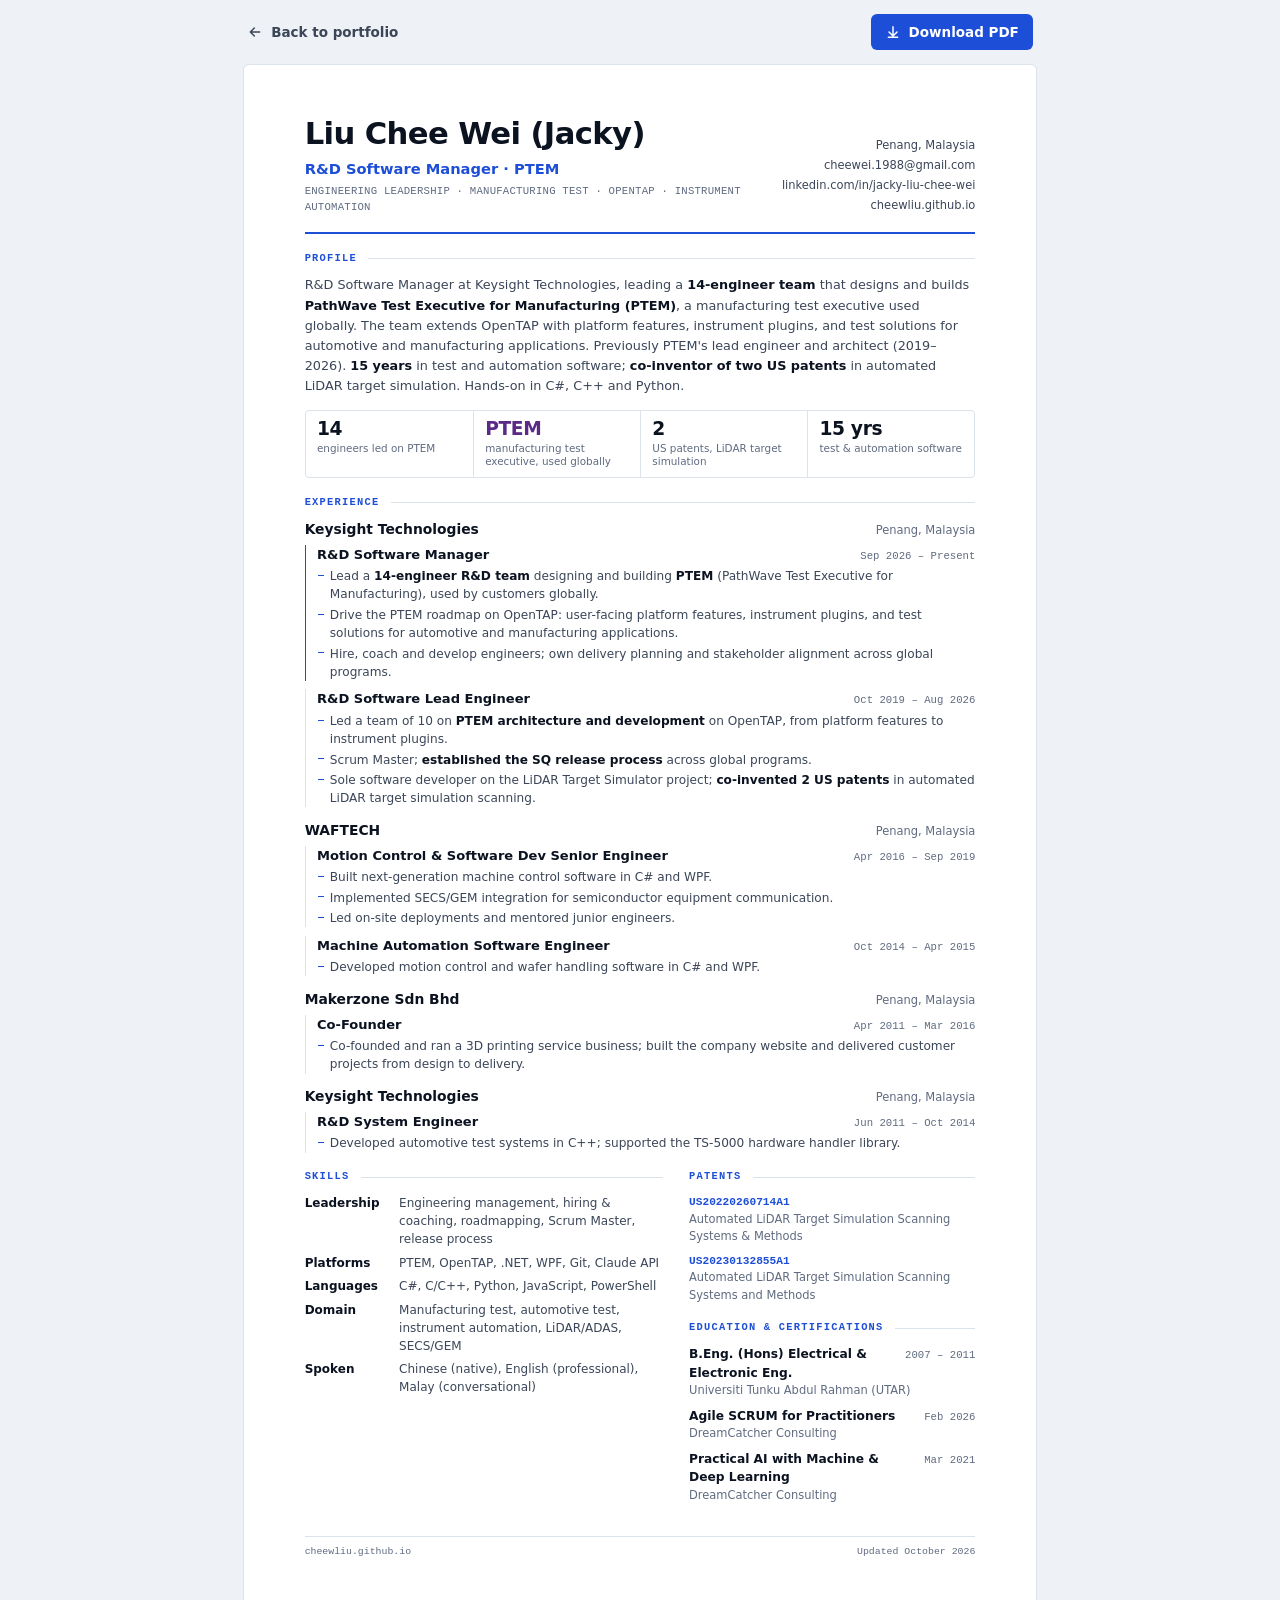
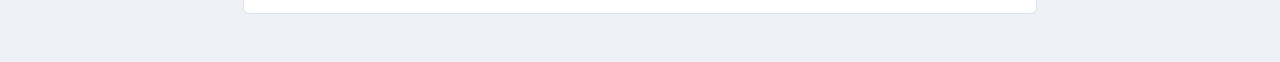
<file: resume.html>
<!DOCTYPE html>
<html lang="en">
<head>
  <meta charset="UTF-8" />
  <meta name="viewport" content="width=device-width, initial-scale=1.0" />
  <meta http-equiv="Content-Security-Policy" content="default-src 'self'; script-src 'self' https://static.cloudflareinsights.com; connect-src 'self' https://cloudflareinsights.com; style-src 'self' 'unsafe-inline' https://fonts.googleapis.com; font-src 'self' https://fonts.gstatic.com; img-src 'self' data: https:; frame-ancestors 'none'; base-uri 'self';" />
  <meta http-equiv="X-Content-Type-Options" content="nosniff" />
  <meta name="referrer" content="strict-origin-when-cross-origin" />
  <title>Liu Chee Wei (Jacky) — Résumé | R&D Software Manager</title>
  <meta name="description" content="Résumé of Liu Chee Wei (Jacky), R&D Software Manager at Keysight Technologies leading the 14-engineer team behind PathWave Test Executive for Manufacturing (PTEM). 15 years in test and automation software. Co-inventor of 2 US patents." />
  <meta name="author" content="Liu Chee Wei" />
  <meta name="robots" content="index, follow" />
  <meta name="keywords" content="Liu Chee Wei, Jacky Liu, resume, R&D software manager, engineering manager, PTEM, PathWave Test Executive for Manufacturing, OpenTAP, manufacturing test, Keysight Technologies, Penang Malaysia, C#, C++, Python, LiDAR patents" />
  <link rel="canonical" href="https://cheewliu.github.io/resume.html" />
  <meta property="og:title" content="Liu Chee Wei (Jacky) — Résumé" />
  <meta property="og:description" content="R&D Software Manager · Leading the 14-engineer PTEM team at Keysight · 2 US patents · 15 years in test software" />
  <meta property="og:url" content="https://cheewliu.github.io/resume.html" />
  <meta property="og:type" content="profile" />
  <meta property="og:image" content="https://cheewliu.github.io/assets/profile.jpg" />
  <meta property="og:image:width" content="800" />
  <meta property="og:image:height" content="1067" />
  <meta property="og:image:alt" content="Liu Chee Wei (Jacky) — R&D Software Manager" />
  <meta property="og:image:type" content="image/jpeg" />
  <meta property="og:locale" content="en_US" />
  <meta property="og:site_name" content="Liu Chee Wei (Jacky) — Portfolio" />
  <meta property="profile:first_name" content="Chee Wei" />
  <meta property="profile:last_name" content="Liu" />
  <meta property="profile:username" content="cheewliu" />
  <meta name="twitter:card" content="summary_large_image" />
  <meta name="twitter:title" content="Liu Chee Wei (Jacky) — Résumé" />
  <meta name="twitter:description" content="R&D Software Manager · Leading the 14-engineer PTEM team at Keysight · 2 US patents" />
  <meta name="twitter:image" content="https://cheewliu.github.io/assets/profile.jpg" />
  <meta name="theme-color" content="#f5f7fa" />
  <link rel="icon" type="image/svg+xml" href="favicon.svg" />
  <link rel="preconnect" href="https://fonts.googleapis.com" />
  <link rel="preconnect" href="https://fonts.gstatic.com" crossorigin />
  <link rel="stylesheet" href="https://fonts.googleapis.com/css2?family=IBM+Plex+Sans:wght@400;500;600;700&family=IBM+Plex+Mono:wght@500;600&display=swap" />
  <script type="application/ld+json">
  {
    "@context": "https://schema.org",
    "@graph": [
      {
        "@type": "Person",
        "@id": "https://cheewliu.github.io/#person",
        "name": "Liu Chee Wei",
        "alternateName": "Jacky Liu",
        "jobTitle": "R&D Software Manager",
        "url": "https://cheewliu.github.io/",
        "image": "https://cheewliu.github.io/assets/profile.jpg",
        "email": "cheewei.1988@gmail.com",
        "address": { "@type": "PostalAddress", "addressLocality": "Penang", "addressCountry": "MY" },
        "worksFor": { "@type": "Organization", "name": "Keysight Technologies" },
        "alumniOf": { "@type": "EducationalOrganization", "name": "Universiti Tunku Abdul Rahman (UTAR)" },
        "sameAs": [
          "https://www.linkedin.com/in/jacky-liu-chee-wei",
          "https://github.com/cheewliu"
        ]
      },
      {
        "@type": "ProfilePage",
        "url": "https://cheewliu.github.io/resume.html",
        "name": "Liu Chee Wei (Jacky) — Résumé",
        "description": "Résumé of Liu Chee Wei (Jacky), R&D Software Manager at Keysight Technologies",
        "mainEntity": { "@id": "https://cheewliu.github.io/#person" },
        "primaryImageOfPage": "https://cheewliu.github.io/assets/profile.jpg",
        "inLanguage": "en",
        "lastReviewed": "2026-10-14"
      },
      {
        "@type": "BreadcrumbList",
        "itemListElement": [
          { "@type": "ListItem", "position": 1, "name": "Home", "item": "https://cheewliu.github.io/" },
          { "@type": "ListItem", "position": 2, "name": "Resume", "item": "https://cheewliu.github.io/resume.html" }
        ]
      }
    ]
  }
  </script>
  <style>
    *, *::before, *::after { box-sizing: border-box; margin: 0; padding: 0; }

    :root {
      --ink:    #0b1220;
      --ink-2:  #3b4658;
      --ink-3:  #5f6b80;
      --line:   #dde3ea;
      --accent: #1d4ed8;
      --ptem:   #5b2a86;
      --paper:  #ffffff;
      --desk:   #eef1f5;
      --sans:   'IBM Plex Sans', 'Segoe UI', system-ui, -apple-system, sans-serif;
      --mono:   'IBM Plex Mono', Consolas, monospace;
    }

    html { background: var(--desk); }
    body {
      font-family: var(--sans);
      font-size: 9.5pt;
      line-height: 1.5;
      color: var(--ink);
      -webkit-font-smoothing: antialiased;
    }
    a { color: inherit; text-decoration: none; }

    /* ── Screen toolbar (hidden in print) ── */
    .toolbar {
      position: sticky; top: 0; z-index: 10;
      display: flex; justify-content: space-between; align-items: center; gap: 12px;
      max-width: 210mm; margin: 0 auto; padding: 14px 4px;
      background: var(--desk); font-size: 13.5px;
    }
    .toolbar a { display: inline-flex; align-items: center; gap: 8px; font-weight: 600; }
    .toolbar .back { color: var(--ink-2); }
    .toolbar .back:hover { color: var(--accent); }
    .toolbar .dl { height: 36px; padding: 0 14px; border-radius: 6px; background: var(--accent); color: #fff; }
    .toolbar .dl:hover { background: #1e40af; }

    /* ── Sheet ── */
    .sheet {
      max-width: 210mm; margin: 0 auto 48px;
      padding: 14mm 16mm;
      background: var(--paper);
      border: 1px solid var(--line);
      border-radius: 6px;
    }

    /* ── Header ── */
    .r-header {
      display: grid; grid-template-columns: minmax(0, 1fr) auto; gap: 6mm; align-items: end;
      padding-bottom: 4.5mm; margin-bottom: 4.5mm;
      border-bottom: 2pt solid var(--accent);
    }
    .r-name { font-size: 23pt; font-weight: 700; line-height: 1.05; letter-spacing: -0.02em; }
    .r-title { margin-top: 2mm; font-size: 11pt; font-weight: 600; color: var(--accent); }
    .r-tagline { margin-top: .8mm; font-family: var(--mono); font-size: 8pt; color: var(--ink-3); letter-spacing: .02em; }
    .r-contact { display: grid; gap: .8mm; text-align: right; font-size: 8.6pt; color: var(--ink-2); font-style: normal; }
    .r-contact a:hover { color: var(--accent); }

    /* ── Sections ── */
    .r-section { margin-bottom: 4.4mm; }
    .r-section-title {
      display: flex; align-items: center; gap: 3mm;
      font-family: var(--mono); font-size: 7.8pt; font-weight: 600;
      text-transform: uppercase; letter-spacing: .12em; color: var(--accent);
      margin-bottom: 2.4mm;
      break-after: avoid;
    }
    .r-section-title::after { content: ''; flex: 1; height: .6pt; background: var(--line); }

    .r-summary { font-size: 9.6pt; color: var(--ink-2); line-height: 1.58; }
    .r-summary strong { color: var(--ink); font-weight: 600; }

    .r-highlights {
      display: grid; grid-template-columns: repeat(4, minmax(0, 1fr));
      margin-top: 3.4mm;
      border: .6pt solid var(--line); border-radius: 4px;
    }
    .r-hl { padding: 2.2mm 3mm; }
    .r-hl + .r-hl { border-left: .6pt solid var(--line); }
    .r-hl b { display: block; font-size: 14pt; font-weight: 700; line-height: 1.1; letter-spacing: -0.02em; }
    .r-hl b.ptem { color: var(--ptem); }
    .r-hl span { font-size: 7.8pt; color: var(--ink-3); line-height: 1.3; display: block; margin-top: .6mm; }

    /* ── Jobs ── */
    .r-company { margin-bottom: 3.4mm; break-inside: avoid; }
    .r-company-head {
      display: flex; justify-content: space-between; align-items: baseline; gap: 4mm;
      margin-bottom: 1.2mm;
    }
    .r-company-name { font-size: 10.4pt; font-weight: 700; }
    .r-company-place { font-size: 8.6pt; color: var(--ink-3); }

    .r-role { margin-bottom: 2.2mm; break-inside: avoid; padding-left: 3mm; border-left: 1pt solid var(--line); }
    .r-role.current { border-left-color: var(--accent); }
    .r-role-head { display: flex; justify-content: space-between; align-items: baseline; gap: 4mm; }
    .r-role-title { font-size: 9.8pt; font-weight: 600; }
    .r-period { font-family: var(--mono); font-size: 8pt; color: var(--ink-3); white-space: nowrap; }

    .r-bullets { margin-top: .8mm; }
    .r-bullets li {
      list-style: none; position: relative;
      padding-left: 3.4mm; margin-bottom: .6mm;
      font-size: 9.1pt; color: var(--ink-2);
    }
    .r-bullets li::before {
      content: ''; position: absolute; left: .2mm; top: .64em;
      width: 1.6mm; height: .8pt; background: var(--accent);
    }
    .r-bullets strong { color: var(--ink); font-weight: 600; }

    /* ── Lower block ── */
    .r-cols { display: grid; grid-template-columns: minmax(0, 1.25fr) minmax(0, 1fr); gap: 7mm; break-inside: avoid; }

    .r-skills { display: grid; gap: 1.5mm; }
    .r-skill { display: grid; grid-template-columns: 22mm minmax(0, 1fr); gap: 3mm; font-size: 9pt; }
    .r-skill dt { font-weight: 600; }
    .r-skill dd { color: var(--ink-2); }

    .r-item { margin-bottom: 2mm; break-inside: avoid; }
    .r-item-head { display: flex; justify-content: space-between; align-items: baseline; gap: 3mm; }
    .r-item-name { font-size: 9.2pt; font-weight: 600; }
    .r-item-sub { font-size: 8.6pt; color: var(--ink-3); }
    .r-patent-num { font-family: var(--mono); font-size: 8.4pt; font-weight: 600; color: var(--accent); }

    .r-foot {
      margin-top: 4mm; padding-top: 2.2mm;
      border-top: .6pt solid var(--line);
      display: flex; justify-content: space-between;
      font-family: var(--mono); font-size: 7.4pt; color: var(--ink-3);
    }

    @media (max-width: 720px) {
      .sheet { padding: 24px 18px; margin: 0 0 24px; border-radius: 0; border-left: 0; border-right: 0; }
      .toolbar { padding: 12px 16px; }
      .r-header { grid-template-columns: 1fr; }
      .r-contact { text-align: left; }
      .r-highlights { grid-template-columns: repeat(2, minmax(0, 1fr)); }
      .r-hl:nth-child(3) { border-left: 0; }
      .r-hl:nth-child(n+3) { border-top: .6pt solid var(--line); }
      .r-cols { grid-template-columns: 1fr; }
      .r-company-head, .r-role-head { flex-wrap: wrap; }
    }

    @media print {
      @page { size: A4; margin: 12mm 14mm; }
      html, body { background: #fff; }
      .toolbar { display: none; }
      .sheet { max-width: none; margin: 0; padding: 0; border: 0; border-radius: 0; }
    }
  </style>
</head>
<body>

  <nav class="toolbar" aria-label="Résumé actions">
    <a class="back" href="./">
      <svg width="16" height="16" viewBox="0 0 24 24" fill="none" stroke="currentColor" stroke-width="2.2" stroke-linecap="round" stroke-linejoin="round" aria-hidden="true"><path d="M19 12H5M11 18l-6-6 6-6"/></svg>
      Back to portfolio
    </a>
    <a class="dl" href="resume.pdf" download>
      <svg width="16" height="16" viewBox="0 0 24 24" fill="none" stroke="currentColor" stroke-width="2.2" stroke-linecap="round" stroke-linejoin="round" aria-hidden="true"><path d="M12 4v12M6 12l6 6 6-6M5 20h14"/></svg>
      Download PDF
    </a>
  </nav>

  <main class="sheet">

    <header class="r-header">
      <div>
        <h1 class="r-name">Liu Chee Wei (Jacky)</h1>
        <p class="r-title">R&amp;D Software Manager · PTEM</p>
        <p class="r-tagline">ENGINEERING LEADERSHIP · MANUFACTURING TEST · OPENTAP · INSTRUMENT AUTOMATION</p>
      </div>
      <address class="r-contact">
        <span>Penang, Malaysia</span>
        <a href="mailto:cheewei.1988@gmail.com">cheewei.1988@gmail.com</a>
        <a href="https://linkedin.com/in/jacky-liu-chee-wei">linkedin.com/in/jacky-liu-chee-wei</a>
        <a href="https://cheewliu.github.io">cheewliu.github.io</a>
      </address>
    </header>

    <section class="r-section">
      <h2 class="r-section-title">Profile</h2>
      <p class="r-summary">
        R&amp;D Software Manager at Keysight Technologies, leading a <strong>14-engineer team</strong> that designs and builds
        <strong>PathWave Test Executive for Manufacturing (PTEM)</strong>, a manufacturing test executive used globally.
        The team extends OpenTAP with platform features, instrument plugins, and test solutions for automotive and
        manufacturing applications. Previously PTEM's lead engineer and architect (2019–2026).
        <strong>15 years</strong> in test and automation software; <strong>co-inventor of two US patents</strong> in automated
        LiDAR target simulation. Hands-on in C#, C++ and Python.
      </p>
      <div class="r-highlights">
        <div class="r-hl"><b>14</b><span>engineers led on PTEM</span></div>
        <div class="r-hl"><b class="ptem">PTEM</b><span>manufacturing test executive, used globally</span></div>
        <div class="r-hl"><b>2</b><span>US patents, LiDAR target simulation</span></div>
        <div class="r-hl"><b>15 yrs</b><span>test &amp; automation software</span></div>
      </div>
    </section>

    <section class="r-section">
      <h2 class="r-section-title">Experience</h2>

      <div class="r-company">
        <div class="r-company-head">
          <span class="r-company-name">Keysight Technologies</span>
          <span class="r-company-place">Penang, Malaysia</span>
        </div>

        <div class="r-role current">
          <div class="r-role-head">
            <span class="r-role-title">R&amp;D Software Manager</span>
            <span class="r-period">Sep 2026 – Present</span>
          </div>
          <ul class="r-bullets">
            <li>Lead a <strong>14-engineer R&amp;D team</strong> designing and building <strong>PTEM</strong> (PathWave Test Executive for Manufacturing), used by customers globally.</li>
            <li>Drive the PTEM roadmap on OpenTAP: user-facing platform features, instrument plugins, and test solutions for automotive and manufacturing applications.</li>
            <li>Hire, coach and develop engineers; own delivery planning and stakeholder alignment across global programs.</li>
          </ul>
        </div>

        <div class="r-role">
          <div class="r-role-head">
            <span class="r-role-title">R&amp;D Software Lead Engineer</span>
            <span class="r-period">Oct 2019 – Aug 2026</span>
          </div>
          <ul class="r-bullets">
            <li>Led a team of 10 on <strong>PTEM architecture and development</strong> on OpenTAP, from platform features to instrument plugins.</li>
            <li>Scrum Master; <strong>established the SQ release process</strong> across global programs.</li>
            <li>Sole software developer on the LiDAR Target Simulator project; <strong>co-invented 2 US patents</strong> in automated LiDAR target simulation scanning.</li>
          </ul>
        </div>
      </div>

      <div class="r-company">
        <div class="r-company-head">
          <span class="r-company-name">WAFTECH</span>
          <span class="r-company-place">Penang, Malaysia</span>
        </div>
        <div class="r-role">
          <div class="r-role-head">
            <span class="r-role-title">Motion Control &amp; Software Dev Senior Engineer</span>
            <span class="r-period">Apr 2016 – Sep 2019</span>
          </div>
          <ul class="r-bullets">
            <li>Built next-generation machine control software in C# and WPF.</li>
            <li>Implemented SECS/GEM integration for semiconductor equipment communication.</li>
            <li>Led on-site deployments and mentored junior engineers.</li>
          </ul>
        </div>
        <div class="r-role">
          <div class="r-role-head">
            <span class="r-role-title">Machine Automation Software Engineer</span>
            <span class="r-period">Oct 2014 – Apr 2015</span>
          </div>
          <ul class="r-bullets">
            <li>Developed motion control and wafer handling software in C# and WPF.</li>
          </ul>
        </div>
      </div>

      <div class="r-company">
        <div class="r-company-head">
          <span class="r-company-name">Makerzone Sdn Bhd</span>
          <span class="r-company-place">Penang, Malaysia</span>
        </div>
        <div class="r-role">
          <div class="r-role-head">
            <span class="r-role-title">Co-Founder</span>
            <span class="r-period">Apr 2011 – Mar 2016</span>
          </div>
          <ul class="r-bullets">
            <li>Co-founded and ran a 3D printing service business; built the company website and delivered customer projects from design to delivery.</li>
          </ul>
        </div>
      </div>

      <div class="r-company">
        <div class="r-company-head">
          <span class="r-company-name">Keysight Technologies</span>
          <span class="r-company-place">Penang, Malaysia</span>
        </div>
        <div class="r-role">
          <div class="r-role-head">
            <span class="r-role-title">R&amp;D System Engineer</span>
            <span class="r-period">Jun 2011 – Oct 2014</span>
          </div>
          <ul class="r-bullets">
            <li>Developed automotive test systems in C++; supported the TS-5000 hardware handler library.</li>
          </ul>
        </div>
      </div>
    </section>

    <div class="r-cols">
      <section class="r-section">
        <h2 class="r-section-title">Skills</h2>
        <dl class="r-skills">
          <div class="r-skill"><dt>Leadership</dt><dd>Engineering management, hiring &amp; coaching, roadmapping, Scrum Master, release process</dd></div>
          <div class="r-skill"><dt>Platforms</dt><dd>PTEM, OpenTAP, .NET, WPF, Git, Claude API</dd></div>
          <div class="r-skill"><dt>Languages</dt><dd>C#, C/C++, Python, JavaScript, PowerShell</dd></div>
          <div class="r-skill"><dt>Domain</dt><dd>Manufacturing test, automotive test, instrument automation, LiDAR/ADAS, SECS/GEM</dd></div>
          <div class="r-skill"><dt>Spoken</dt><dd>Chinese (native), English (professional), Malay (conversational)</dd></div>
        </dl>
      </section>

      <div>
        <section class="r-section">
          <h2 class="r-section-title">Patents</h2>
          <div class="r-item">
            <div class="r-patent-num">US20220260714A1</div>
            <div class="r-item-sub">Automated LiDAR Target Simulation Scanning Systems &amp; Methods</div>
          </div>
          <div class="r-item">
            <div class="r-patent-num">US20230132855A1</div>
            <div class="r-item-sub">Automated LiDAR Target Simulation Scanning Systems and Methods</div>
          </div>
        </section>

        <section class="r-section">
          <h2 class="r-section-title">Education &amp; Certifications</h2>
          <div class="r-item">
            <div class="r-item-head"><span class="r-item-name">B.Eng. (Hons) Electrical &amp; Electronic Eng.</span><span class="r-period">2007 – 2011</span></div>
            <div class="r-item-sub">Universiti Tunku Abdul Rahman (UTAR)</div>
          </div>
          <div class="r-item">
            <div class="r-item-head"><span class="r-item-name">Agile SCRUM for Practitioners</span><span class="r-period">Feb 2026</span></div>
            <div class="r-item-sub">DreamCatcher Consulting</div>
          </div>
          <div class="r-item">
            <div class="r-item-head"><span class="r-item-name">Practical AI with Machine &amp; Deep Learning</span><span class="r-period">Mar 2021</span></div>
            <div class="r-item-sub">DreamCatcher Consulting</div>
          </div>
        </section>
      </div>
    </div>

    <footer class="r-foot">
      <span>cheewliu.github.io</span>
      <span>Updated October 2026</span>
    </footer>
  </main>

  <!-- Cloudflare Web Analytics --><script type='module' src='https://static.cloudflareinsights.com/beacon.min.js' data-cf-beacon='{"token": "f5e20829172247308f2a9833d8b4542c"}'></script><!-- End Cloudflare Web Analytics -->
</body>
</html>
</file>
<file: style.css>
/* =========================================================
   TOKENS — "engineering blueprint"
   ========================================================= */
:root {
  --bg:          #f5f7fa;
  --surface:     #ffffff;
  --surface-2:   #eef1f5;
  --ink:         #0b1220;
  --ink-2:       #3b4658;
  --ink-3:       #5f6b80;
  --line:        #dde3ea;
  --line-strong: #c3ccd8;
  --grid:        rgba(29, 78, 216, .055);
  --accent:      #1d4ed8;
  --accent-hover:#1e40af;
  --accent-ink:  #ffffff;
  --accent-soft: #e6edfd;
  --ptem:        #5b2a86;
  --ptem-soft:   #f2ebf9;
  --signal:      #e11d2a;
  --good:        #15803d;
  --good-soft:   #e3f4e8;
  --warn:        #a15c07;
  --warn-soft:   #fbf0dc;
  --bad:         #b91c1c;
  --shadow:      0 1px 2px rgba(11, 18, 32, .05), 0 10px 30px -12px rgba(11, 18, 32, .14);

  --font-sans: 'IBM Plex Sans', 'Segoe UI', system-ui, -apple-system, sans-serif;
  --font-mono: 'IBM Plex Mono', 'Cascadia Code', Consolas, monospace;

  --r-sm: 4px;
  --r:    6px;
  --max:  1200px;
  --gutter: clamp(16px, 4vw, 40px);
  --nav-h: 64px;
  color-scheme: light;
}

:root[data-theme="dark"] {
  --bg:          #0a0f1a;
  --surface:     #0f1624;
  --surface-2:   #152033;
  --ink:         #e6ebf2;
  --ink-2:       #a9b4c4;
  --ink-3:       #8390a4;
  --line:        #1e293b;
  --line-strong: #2c3a50;
  --grid:        rgba(96, 165, 250, .06);
  --accent:      #60a5fa;
  --accent-hover:#93c5fd;
  --accent-ink:  #06101f;
  --accent-soft: #11264a;
  --ptem:        #c39bea;
  --ptem-soft:   #24173a;
  --signal:      #ff5a63;
  --good:        #4ade80;
  --good-soft:   #0f2a1a;
  --warn:        #fbbf24;
  --warn-soft:   #2d2208;
  --bad:         #f87171;
  --shadow:      0 1px 2px rgba(0, 0, 0, .4), 0 10px 30px -12px rgba(0, 0, 0, .6);
  color-scheme: dark;
}

/* =========================================================
   BASE
   ========================================================= */
*, *::before, *::after { box-sizing: border-box; margin: 0; padding: 0; }

html {
  scroll-behavior: smooth;
  scroll-padding-top: calc(var(--nav-h) + 12px);
  -webkit-text-size-adjust: 100%;
}

body {
  background-color: var(--bg);
  background-image:
    linear-gradient(var(--grid) 1px, transparent 1px),
    linear-gradient(90deg, var(--grid) 1px, transparent 1px);
  background-size: 32px 32px;
  color: var(--ink);
  font-family: var(--font-sans);
  font-size: 16.5px;
  line-height: 1.65;
  -webkit-font-smoothing: antialiased;
  overflow-x: hidden;
  transition: background-color .2s ease, color .2s ease;
}

img { display: block; max-width: 100%; height: auto; }
a { color: inherit; }
button { font: inherit; color: inherit; cursor: pointer; background: none; border: 0; }
ul { list-style: none; }
::selection { background: var(--accent); color: var(--accent-ink); }
:focus-visible { outline: 2px solid var(--accent); outline-offset: 2px; }

.hidden, [hidden] { display: none !important; }
.sr-only {
  position: absolute; width: 1px; height: 1px; padding: 0; margin: -1px;
  overflow: hidden; clip: rect(0, 0, 0, 0); white-space: nowrap; border: 0;
}
.skip-link {
  position: absolute; left: 16px; top: -100px; z-index: 200;
  background: var(--ink); color: var(--bg);
  padding: 10px 16px; border-radius: var(--r);
  font-weight: 600; text-decoration: none;
}
.skip-link:focus { top: 12px; }

.container { width: 100%; max-width: var(--max); margin: 0 auto; padding: 0 var(--gutter); }

.mono { font-family: var(--font-mono); }

/* =========================================================
   SECTIONS
   ========================================================= */
.section { padding: clamp(64px, 9vw, 112px) 0; border-top: 1px solid var(--line); }

.label {
  display: inline-flex; align-items: center; gap: 10px;
  font-family: var(--font-mono); font-size: 12.5px; font-weight: 500;
  letter-spacing: .08em; text-transform: uppercase;
  color: var(--accent);
}
.label .num { color: var(--ink-3); }
.label::after { content: ''; width: 40px; height: 1px; background: currentColor; opacity: .5; }

.section-head { display: grid; gap: 14px; margin-bottom: clamp(32px, 4.5vw, 52px); max-width: 780px; }
.section-head h2 {
  font-size: clamp(30px, 4vw, 44px);
  font-weight: 600; line-height: 1.12; letter-spacing: -0.025em;
}
.section-head p { color: var(--ink-2); font-size: 17.5px; max-width: 660px; }

/* =========================================================
   BUTTONS
   ========================================================= */
.btn {
  display: inline-flex; align-items: center; justify-content: center; gap: 10px;
  height: 46px; padding: 0 20px;
  border-radius: var(--r);
  font-size: 15px; font-weight: 600;
  text-decoration: none; white-space: nowrap;
  border: 1px solid transparent;
  transition: background-color .15s ease, color .15s ease, border-color .15s ease;
}
.btn svg { flex-shrink: 0; }
.btn-primary { background: var(--accent); color: var(--accent-ink); }
.btn-primary:hover { background: var(--accent-hover); }
.btn-dark { background: var(--ink); color: var(--bg); }
.btn-dark:hover { background: var(--accent); color: var(--accent-ink); }
.btn-ghost { border-color: var(--line-strong); background: var(--surface); color: var(--ink); }
.btn-ghost:hover { border-color: var(--ink); }
.btn-sm { height: 36px; padding: 0 14px; font-size: 14px; }
.btn:disabled { opacity: .45; cursor: not-allowed; }
.btn-primary:disabled:hover { background: var(--accent); }

.link-arrow {
  display: inline-flex; align-items: center; gap: 6px;
  color: var(--accent); font-weight: 600; text-decoration: none; font-size: 15px;
}
.link-arrow:hover { text-decoration: underline; text-underline-offset: 4px; }

/* =========================================================
   NAV
   ========================================================= */
.nav {
  position: fixed; inset: 0 0 auto 0; z-index: 100;
  height: var(--nav-h);
  background: color-mix(in srgb, var(--bg) 88%, transparent);
  backdrop-filter: blur(12px);
  -webkit-backdrop-filter: blur(12px);
  border-bottom: 1px solid transparent;
  transition: border-color .2s ease;
}
.nav.scrolled { border-bottom-color: var(--line); }
.nav-inner { height: 100%; display: flex; align-items: center; justify-content: space-between; gap: 20px; }
.brand { display: inline-flex; align-items: center; gap: 10px; text-decoration: none; font-weight: 600; font-size: 15.5px; }
.brand-mark {
  width: 32px; height: 32px; border-radius: var(--r-sm);
  display: grid; place-items: center;
  background: var(--accent); color: var(--accent-ink);
  font-family: var(--font-mono); font-weight: 600; font-size: 13px;
}
.nav-links { display: flex; align-items: center; gap: 2px; }
.nav-links a {
  display: inline-flex; align-items: center; gap: 6px;
  padding: 7px 11px; border-radius: var(--r-sm);
  font-size: 14.5px; font-weight: 500; color: var(--ink-2);
  text-decoration: none;
  transition: color .15s ease, background-color .15s ease;
}
.nav-links a:hover { color: var(--ink); background: var(--surface-2); }
.nav-links a.active { color: var(--accent); }
.nav-ai-dot { width: 6px; height: 6px; border-radius: 50%; background: var(--signal); }
.nav-actions { display: flex; align-items: center; gap: 8px; }

.icon-btn {
  width: 38px; height: 38px; border-radius: var(--r);
  display: grid; place-items: center; color: var(--ink-2);
  border: 1px solid var(--line);
  background: var(--surface);
  transition: color .15s ease, border-color .15s ease;
}
.icon-btn:hover { color: var(--ink); border-color: var(--line-strong); }
.theme-icon-sun { display: none; }
:root[data-theme="dark"] .theme-icon-sun { display: block; }
:root[data-theme="dark"] .theme-icon-moon { display: none; }
.nav-menu-btn { display: none; }

@media (max-width: 960px) {
  .nav-links {
    position: fixed; inset: var(--nav-h) 0 auto 0;
    flex-direction: column; align-items: stretch; gap: 0;
    padding: 8px var(--gutter) 16px;
    background: var(--bg);
    border-bottom: 1px solid var(--line);
    box-shadow: var(--shadow);
    opacity: 0; visibility: hidden; transform: translateY(-6px);
    transition: opacity .15s ease, transform .15s ease, visibility .15s;
  }
  .nav-links.open { opacity: 1; visibility: visible; transform: none; }
  .nav-links a { padding: 13px 4px; font-size: 16px; border-bottom: 1px solid var(--line); border-radius: 0; }
  .nav-links li:last-child a { border-bottom: 0; }
  .nav-menu-btn { display: grid; }
  .nav-resume { display: none; }
}

/* =========================================================
   HERO
   ========================================================= */
.hero { padding: calc(var(--nav-h) + clamp(40px, 6vw, 80px)) 0 0; }
.hero-grid {
  display: grid;
  grid-template-columns: minmax(0, 1.15fr) minmax(0, 1fr);
  gap: clamp(32px, 5vw, 72px);
  align-items: center;
}
.hero-kicker {
  font-family: var(--font-mono); font-size: 13px; font-weight: 500;
  letter-spacing: .06em; text-transform: uppercase; color: var(--ink-3);
  display: flex; flex-wrap: wrap; gap: 6px 14px; margin-bottom: 22px;
}
.hero-kicker span + span::before { content: '/'; margin-right: 14px; color: var(--line-strong); }
.hero h1 {
  font-size: clamp(38px, 5.6vw, 66px);
  font-weight: 600; line-height: 1.04; letter-spacing: -0.035em;
  margin-bottom: 24px;
}
.hero h1 .hl { color: var(--ptem); }
.hero-lede { font-size: clamp(17px, 1.5vw, 19px); color: var(--ink-2); max-width: 600px; margin-bottom: 32px; }
.hero-lede strong { color: var(--ink); font-weight: 600; }
.hero-actions { display: flex; flex-wrap: wrap; gap: 12px; align-items: center; }
.hero-person { display: flex; align-items: center; gap: 12px; margin-top: 32px; padding-top: 24px; border-top: 1px solid var(--line); max-width: 600px; }
.hero-person img { width: 48px; height: 48px; border-radius: 50%; object-fit: cover; object-position: 61% 52%; border: 1px solid var(--line); }
.hero-person strong { display: block; font-size: 15px; line-height: 1.3; }
.hero-person span { display: block; font-size: 13.5px; color: var(--ink-3); }

/* Blueprint diagram */
.diagram {
  position: relative;
  width: 100%; max-width: 500px; justify-self: end;
  aspect-ratio: 1 / 1;
  border: 1px solid var(--line-strong);
  background: var(--surface);
  border-radius: var(--r);
  box-shadow: var(--shadow);
}
.diagram::before {
  content: ''; position: absolute; inset: 0;
  background-image:
    linear-gradient(var(--grid) 1px, transparent 1px),
    linear-gradient(90deg, var(--grid) 1px, transparent 1px);
  background-size: 20px 20px;
  border-radius: inherit;
}
.diagram-caption {
  position: absolute; left: 14px; top: 12px;
  font-family: var(--font-mono); font-size: 11px; letter-spacing: .08em; text-transform: uppercase; color: var(--ink-3);
}
.diagram-coord {
  position: absolute; right: 14px; bottom: 12px;
  font-family: var(--font-mono); font-size: 11px; color: var(--ink-3);
}
.diagram svg.wires { position: absolute; inset: 0; width: 100%; height: 100%; }
.wires line {
  stroke: var(--line-strong); stroke-width: 1.5; vector-effect: non-scaling-stroke;
}
.wires line.pulse {
  stroke: var(--accent); stroke-width: 2;
  stroke-dasharray: 4 10;
  animation: flow 1.6s linear infinite;
}
@keyframes flow { to { stroke-dashoffset: -28; } }

.node {
  position: absolute; transform: translate(-50%, -50%);
  background: var(--surface);
  border: 1px solid var(--line-strong);
  border-radius: var(--r);
  padding: 10px 12px;
  width: 38%;
  max-width: 170px;
  box-shadow: 0 1px 2px rgba(11, 18, 32, .06);
}
.node b { display: block; font-size: 14px; font-weight: 600; line-height: 1.25; }
.node span { display: block; font-family: var(--font-mono); font-size: 11.5px; color: var(--ink-3); line-height: 1.35; margin-top: 2px; }
.node::before {
  content: ''; position: absolute; width: 7px; height: 7px; border-radius: 50%;
  background: var(--accent); border: 2px solid var(--surface);
}
.node.n1 { left: 24%; top: 22%; } .node.n1::before { right: -5px; bottom: -5px; }
.node.n2 { left: 76%; top: 22%; } .node.n2::before { left: -5px; bottom: -5px; }
.node.n3 { left: 24%; top: 78%; } .node.n3::before { right: -5px; top: -5px; }
.node.n4 { left: 76%; top: 78%; } .node.n4::before { left: -5px; top: -5px; }

.core {
  position: absolute; left: 50%; top: 50%; transform: translate(-50%, -50%);
  display: flex; flex-direction: column; align-items: center; gap: 8px;
  padding: 14px 16px 12px;
  background: var(--surface);
  border: 1.5px solid var(--ptem);
  border-radius: var(--r);
  box-shadow: 0 0 0 6px var(--ptem-soft);
}
.core img { width: 72px; height: 72px; border-radius: 12px; }
.core span { font-family: var(--font-mono); font-size: 12px; font-weight: 600; letter-spacing: .08em; color: var(--ptem); }

.stats {
  margin-top: clamp(48px, 6vw, 80px);
  display: grid; grid-template-columns: repeat(4, minmax(0, 1fr));
  border: 1px solid var(--line);
  background: var(--surface);
  border-radius: var(--r);
}
.stat { padding: 22px 24px; }
.stat + .stat { border-left: 1px solid var(--line); }
.stat-num { font-size: clamp(30px, 3.4vw, 40px); font-weight: 600; line-height: 1; letter-spacing: -0.03em; }
.stat-num.ptem { color: var(--ptem); }
.stat-label { margin-top: 8px; font-size: 14px; color: var(--ink-3); line-height: 1.4; }

.ai-bio {
  margin: 20px 0 clamp(64px, 9vw, 112px);
  display: grid; grid-template-columns: auto minmax(0, 1fr);
  gap: 20px; align-items: baseline;
  padding: 18px 24px;
  border: 1px dashed var(--line-strong);
  border-radius: var(--r);
}
.ai-bio-label {
  display: inline-flex; align-items: center; gap: 8px;
  font-family: var(--font-mono); font-size: 12px; font-weight: 500;
  letter-spacing: .06em; text-transform: uppercase; color: var(--accent);
  white-space: nowrap;
}
.ai-bio-body { font-size: 16px; color: var(--ink-2); min-height: 1.6em; }
.ai-bio-body .muted { color: var(--ink-3); }
.type-cursor {
  display: inline-block; width: .55ch; height: 1em; margin-left: 2px;
  background: var(--accent); vertical-align: -0.14em;
  animation: blink 1s steps(1) infinite;
}
.type-cursor.done { animation: none; opacity: 0; transition: opacity .4s ease; }
@keyframes blink { 50% { opacity: 0; } }

@media (max-width: 920px) {
  .hero-grid { grid-template-columns: 1fr; }
  .diagram { justify-self: start; max-width: 460px; }
  .stats { grid-template-columns: repeat(2, minmax(0, 1fr)); }
  .stat:nth-child(3) { border-left: 0; }
  .stat:nth-child(n+3) { border-top: 1px solid var(--line); }
  .ai-bio { grid-template-columns: 1fr; gap: 8px; }
}
@media (max-width: 480px) {
  .node { padding: 8px 9px; width: 42%; }
  .node b { font-size: 12.5px; }
  .node span { font-size: 10.5px; }
  .core img { width: 52px; height: 52px; }
  .hero-actions .btn { flex: 1 1 100%; }
  .stat { padding: 18px 16px; }
}

/* =========================================================
   PTEM
   ========================================================= */
.ptem-head {
  display: grid; grid-template-columns: auto minmax(0, 1fr) auto; gap: 24px; align-items: center;
  padding: 28px; margin-bottom: 16px;
  background: var(--surface);
  border: 1px solid var(--line);
  border-left: 3px solid var(--ptem);
  border-radius: var(--r);
}
.ptem-head img { width: 76px; height: 76px; border-radius: 14px; }
.ptem-head h3 { font-size: clamp(20px, 2.2vw, 26px); font-weight: 600; letter-spacing: -0.02em; line-height: 1.2; }
.ptem-head p { color: var(--ink-2); margin-top: 6px; font-size: 16px; }

.caps { display: grid; grid-template-columns: repeat(3, minmax(0, 1fr)); gap: 16px; margin-bottom: 16px; }
.cap {
  background: var(--surface);
  border: 1px solid var(--line);
  border-radius: var(--r);
  padding: 24px;
  display: flex; flex-direction: column; gap: 10px;
}
.cap-top { display: flex; justify-content: space-between; align-items: center; }
.cap-icon {
  width: 40px; height: 40px; border-radius: var(--r);
  display: grid; place-items: center;
  background: var(--ptem-soft); color: var(--ptem);
}
.cap-idx { font-family: var(--font-mono); font-size: 12px; color: var(--ink-3); }
.cap h4 { font-size: 17.5px; font-weight: 600; letter-spacing: -0.01em; }
.cap p { color: var(--ink-2); font-size: 15.5px; }

.ptem-timeline {
  display: grid; grid-template-columns: repeat(3, minmax(0, 1fr));
  background: var(--surface);
  border: 1px solid var(--line);
  border-radius: var(--r);
}
.tl-step { padding: 22px 24px; position: relative; }
.tl-step + .tl-step { border-left: 1px solid var(--line); }
.tl-when { font-family: var(--font-mono); font-size: 12.5px; color: var(--ptem); font-weight: 500; letter-spacing: .04em; }
.tl-step strong { display: block; font-size: 16px; font-weight: 600; margin-top: 6px; line-height: 1.35; }
.tl-step span { display: block; color: var(--ink-3); font-size: 14.5px; margin-top: 4px; }

@media (max-width: 860px) {
  .ptem-head { grid-template-columns: auto minmax(0, 1fr); }
  .ptem-head .link-arrow { grid-column: 1 / -1; }
  .caps, .ptem-timeline { grid-template-columns: 1fr; }
  .tl-step + .tl-step { border-left: 0; border-top: 1px solid var(--line); }
}
@media (max-width: 480px) {
  .ptem-head { grid-template-columns: 1fr; padding: 22px; }
  .ptem-head img { width: 60px; height: 60px; }
}

/* =========================================================
   PATENTS
   ========================================================= */
.patent-layout {
  display: grid; grid-template-columns: minmax(0, 1fr) minmax(0, 1fr); gap: 16px;
}
.patent-story {
  background: var(--surface); border: 1px solid var(--line); border-radius: var(--r);
  padding: 28px; display: flex; flex-direction: column; gap: 18px;
}
.patent-story h3 { font-size: 21px; font-weight: 600; letter-spacing: -0.015em; line-height: 1.3; }
.patent-story p { color: var(--ink-2); }
.patent-story .foot { font-size: 14.5px; color: var(--ink-3); padding-top: 16px; border-top: 1px solid var(--line); margin-top: auto; }
.scan-fig { width: 100%; height: auto; border: 1px solid var(--line); border-radius: var(--r-sm); background: var(--bg); }
.scan-fig .sensor { fill: var(--ink); }
.scan-fig .beam { stroke: var(--accent); stroke-width: 1; opacity: .35; }
.scan-fig .beam-active { stroke: var(--signal); stroke-width: 1.6; }
.scan-fig .target { fill: none; stroke: var(--signal); stroke-width: 1.5; }
.scan-fig .path { fill: none; stroke: var(--ink-3); stroke-width: 1; stroke-dasharray: 3 4; }
.scan-fig text { font-family: var(--font-mono); font-size: 9px; fill: var(--ink-3); }
.scan-fig .sweep { animation: sweep 4s ease-in-out infinite alternate; transform-origin: 40px 90px; }
@keyframes sweep { from { transform: rotate(-16deg); } to { transform: rotate(16deg); } }

.patent-cards { display: grid; gap: 16px; align-content: start; }
.patent-card {
  display: grid; gap: 10px;
  background: var(--surface); border: 1px solid var(--line); border-radius: var(--r);
  padding: 24px; text-decoration: none;
  transition: border-color .15s ease, box-shadow .15s ease;
}
.patent-card:hover { border-color: var(--accent); box-shadow: var(--shadow); }
.patent-card .top { display: flex; justify-content: space-between; align-items: center; gap: 12px; }
.patent-card .pn { font-family: var(--font-mono); font-size: 15px; font-weight: 600; color: var(--accent); }
.patent-card .badge {
  font-family: var(--font-mono); font-size: 11px; letter-spacing: .06em; text-transform: uppercase;
  padding: 3px 8px; border-radius: var(--r-sm); background: var(--accent-soft); color: var(--accent);
}
.patent-card h4 { font-size: 16.5px; font-weight: 600; line-height: 1.4; }
.patent-card .go { font-size: 14px; color: var(--ink-3); display: inline-flex; align-items: center; gap: 6px; }
.patent-card:hover .go { color: var(--accent); }

@media (max-width: 860px) { .patent-layout { grid-template-columns: 1fr; } }

/* =========================================================
   EXPERIENCE
   ========================================================= */
.roles { background: var(--surface); border: 1px solid var(--line); border-radius: var(--r); }
.role {
  display: grid; grid-template-columns: 190px minmax(0, 1fr); gap: 28px;
  padding: 28px;
}
.role + .role { border-top: 1px solid var(--line); }
.role-when { font-family: var(--font-mono); font-size: 13px; color: var(--ink-3); display: flex; flex-direction: column; gap: 8px; align-items: flex-start; padding-top: 3px; }
.role-tag {
  font-family: var(--font-mono); font-size: 11px; font-weight: 500; letter-spacing: .06em; text-transform: uppercase;
  padding: 3px 8px; border-radius: var(--r-sm);
  background: var(--accent-soft); color: var(--accent);
}
.role-tag.muted { background: var(--surface-2); color: var(--ink-2); }
.role h3 { font-size: 19px; font-weight: 600; letter-spacing: -0.015em; line-height: 1.3; }
.role-company { font-size: 15px; color: var(--ink-3); margin: 2px 0 14px; }
.role ul { display: grid; gap: 8px; max-width: 780px; }
.role li { position: relative; padding-left: 20px; color: var(--ink-2); font-size: 15.5px; }
.role li::before { content: ''; position: absolute; left: 2px; top: .72em; width: 8px; height: 1.5px; background: var(--accent); }
.role li strong { color: var(--ink); font-weight: 600; }
.role.current { box-shadow: inset 3px 0 0 var(--accent); }

.chips { display: flex; flex-wrap: wrap; gap: 6px; margin-top: 16px; }
.chip {
  display: inline-flex; align-items: center; height: 26px; padding: 0 9px;
  border-radius: var(--r-sm); border: 1px solid var(--line);
  background: var(--bg);
  font-family: var(--font-mono); font-size: 12px; color: var(--ink-2);
  white-space: nowrap;
}

.roles-more { border-top: 1px solid var(--line); }
.roles-more summary {
  list-style: none; cursor: pointer;
  display: flex; align-items: center; justify-content: center; gap: 8px;
  padding: 16px; font-weight: 600; font-size: 14.5px; color: var(--accent);
}
.roles-more summary::-webkit-details-marker { display: none; }
.roles-more summary:hover { background: var(--surface-2); }
.roles-more summary svg { transition: transform .2s ease; }
.roles-more[open] summary svg { transform: rotate(180deg); }
.roles-more[open] summary .when-closed, .roles-more:not([open]) summary .when-open { display: none; }
.roles-more .role { border-top: 1px solid var(--line); }

@media (max-width: 760px) {
  .role { grid-template-columns: 1fr; gap: 10px; padding: 22px 20px; }
  .role-when { flex-direction: row; flex-wrap: wrap; align-items: center; }
}

/* =========================================================
   SKILLS & CREDENTIALS
   ========================================================= */
.skills-table {
  display: grid; grid-template-columns: repeat(4, minmax(0, 1fr));
  background: var(--surface); border: 1px solid var(--line); border-radius: var(--r);
  margin-bottom: 16px;
}
.skill-col { padding: 24px; }
.skill-col + .skill-col { border-left: 1px solid var(--line); }
.skill-col h3, .cred-col h3 {
  font-family: var(--font-mono); font-size: 12px; font-weight: 500;
  letter-spacing: .08em; text-transform: uppercase; color: var(--ink-3);
  margin-bottom: 14px;
}
.skill-col ul { display: grid; gap: 6px; }
.skill-col li { font-size: 15.5px; color: var(--ink); }

.creds { display: grid; grid-template-columns: repeat(3, minmax(0, 1fr)); gap: 16px; }
.cred-col { background: var(--surface); border: 1px solid var(--line); border-radius: var(--r); padding: 24px; }
.cred + .cred { margin-top: 14px; }
.cred strong { display: block; font-weight: 600; font-size: 15.5px; line-height: 1.4; }
.cred span { display: block; font-size: 14px; color: var(--ink-3); }

@media (max-width: 960px) {
  .skills-table { grid-template-columns: repeat(2, minmax(0, 1fr)); }
  .skill-col:nth-child(3) { border-left: 0; }
  .skill-col:nth-child(n+3) { border-top: 1px solid var(--line); }
  .creds { grid-template-columns: 1fr; }
}
@media (max-width: 520px) {
  .skills-table { grid-template-columns: 1fr; }
  .skill-col + .skill-col { border-left: 0; border-top: 1px solid var(--line); }
}

/* =========================================================
   PROJECTS
   ========================================================= */
.projects-head { display: flex; justify-content: space-between; align-items: end; gap: 20px; flex-wrap: wrap; margin-bottom: clamp(32px, 4.5vw, 52px); }
.projects-head .section-head { margin-bottom: 0; }
.projects-grid { display: grid; grid-template-columns: repeat(3, minmax(0, 1fr)); gap: 16px; }
.project {
  display: flex; flex-direction: column; gap: 10px;
  padding: 22px; min-height: 176px;
  background: var(--surface); border: 1px solid var(--line); border-radius: var(--r);
  text-decoration: none;
  transition: border-color .15s ease, box-shadow .15s ease;
}
.project:hover { border-color: var(--accent); box-shadow: var(--shadow); }
.project-top { display: flex; justify-content: space-between; align-items: center; gap: 12px; }
.project-name { font-family: var(--font-mono); font-weight: 600; font-size: 15px; word-break: break-word; }
.project-top svg { color: var(--ink-3); flex-shrink: 0; }
.project:hover .project-top svg { color: var(--accent); }
.project-desc { color: var(--ink-2); font-size: 15px; flex: 1; }
.project-meta { display: flex; flex-wrap: wrap; gap: 4px 14px; font-family: var(--font-mono); font-size: 12.5px; color: var(--ink-3); }
.project-meta .lang { display: inline-flex; align-items: center; gap: 6px; }
.project-meta .lang::before { content: ''; width: 8px; height: 8px; border-radius: 2px; background: var(--accent); }

.skeleton { background: var(--surface); border: 1px solid var(--line); border-radius: var(--r); min-height: 176px; position: relative; overflow: hidden; }
.skeleton::after, .bar::after, .ring-ph::after {
  content: ''; position: absolute; inset: 0;
  background: linear-gradient(90deg, transparent, color-mix(in srgb, var(--surface-2) 90%, transparent), transparent);
  transform: translateX(-100%); animation: shimmer 1.4s infinite;
}
@keyframes shimmer { to { transform: translateX(100%); } }

.notice {
  display: flex; align-items: center; gap: 8px; flex-wrap: wrap;
  padding: 14px 18px; border-radius: var(--r);
  background: var(--surface); border: 1px solid var(--line);
  color: var(--ink-2); font-size: 15px;
}
.notice a, .notice button { color: var(--accent); font-weight: 600; text-decoration: underline; text-underline-offset: 3px; }

@media (max-width: 960px) { .projects-grid { grid-template-columns: repeat(2, minmax(0, 1fr)); } }
@media (max-width: 600px) { .projects-grid { grid-template-columns: 1fr; } }

/* =========================================================
   AI MATCH
   ========================================================= */
.match {
  --grid: rgba(147, 197, 253, .07);
  background-color: #0b1220;
  background-image:
    linear-gradient(var(--grid) 1px, transparent 1px),
    linear-gradient(90deg, var(--grid) 1px, transparent 1px);
  background-size: 32px 32px;
  color: #e6ebf2;
  border-top: 0;
}
.match .label { color: #93c5fd; }
.match .label .num { color: #8390a4; }
.match .section-head p { color: #a9b4c4; }

.match-app { display: grid; grid-template-columns: minmax(0, 1fr) minmax(0, 1.05fr); gap: 16px; }
.panel {
  background: var(--surface); color: var(--ink);
  border-radius: var(--r);
  border: 1px solid var(--line);
  padding: clamp(20px, 3vw, 28px);
  display: flex; flex-direction: column; gap: 16px; min-width: 0;
}
.panel-title { display: flex; align-items: center; gap: 10px; }
.panel-title h3 { font-size: 16px; font-weight: 600; }
.step {
  display: inline-grid; place-items: center; width: 24px; height: 24px; border-radius: var(--r-sm);
  background: var(--accent-soft); color: var(--accent);
  font-family: var(--font-mono); font-size: 12px; font-weight: 600;
}

.samples { display: flex; flex-wrap: wrap; gap: 8px; align-items: center; }
.samples > span { font-size: 13.5px; color: var(--ink-3); }
.sample-btn {
  height: 30px; padding: 0 11px; border-radius: var(--r-sm);
  border: 1px solid var(--line-strong); background: var(--bg);
  font-size: 13.5px; font-weight: 500; color: var(--ink-2);
}
.sample-btn:hover { border-color: var(--accent); color: var(--accent); }

.jd-field { flex: 1; display: flex; }
.jd-textarea {
  flex: 1; width: 100%; min-height: 250px; resize: vertical;
  padding: 14px 16px; border-radius: var(--r);
  border: 1px solid var(--line-strong); background: var(--bg); color: var(--ink);
  font: inherit; font-size: 15px; line-height: 1.6;
}
.jd-textarea::placeholder { color: var(--ink-3); }
.jd-textarea:focus { outline: none; border-color: var(--accent); box-shadow: 0 0 0 3px var(--accent-soft); }
.jd-meta { display: flex; justify-content: space-between; gap: 12px; font-family: var(--font-mono); font-size: 12.5px; color: var(--ink-3); }
.jd-meta .warn { color: var(--warn); }
.jd-meta .depleted { color: var(--bad); }
.match-submit { display: flex; gap: 12px; align-items: center; flex-wrap: wrap; }
.match-submit .btn { flex: 1 1 auto; }
.kbd-hint { font-size: 13px; color: var(--ink-3); }
.kbd-hint kbd { font-family: var(--font-mono); font-size: 11.5px; padding: 2px 6px; border-radius: var(--r-sm); border: 1px solid var(--line-strong); background: var(--bg); }

.result-empty {
  flex: 1; display: flex; flex-direction: column; align-items: center; justify-content: center; text-align: center;
  gap: 12px; padding: 32px 16px;
  border: 1px dashed var(--line-strong); border-radius: var(--r);
  color: var(--ink-3);
}
.result-empty svg { color: var(--line-strong); }
.result-empty strong { color: var(--ink); font-size: 16px; }
.result-empty p { max-width: 320px; font-size: 14.5px; }

.result-loading { flex: 1; display: flex; flex-direction: column; gap: 14px; }
.bar { height: 12px; border-radius: 3px; background: var(--surface-2); position: relative; overflow: hidden; }
.ring-ph { width: 112px; height: 112px; border-radius: 50%; background: var(--surface-2); position: relative; overflow: hidden; }
.loading-status { font-size: 14px; color: var(--ink-3); display: flex; align-items: center; gap: 10px; }
.spinner { width: 15px; height: 15px; border-radius: 50%; border: 2px solid var(--line-strong); border-top-color: var(--accent); animation: spin .8s linear infinite; }
@keyframes spin { to { transform: rotate(360deg); } }

.score-row { display: grid; grid-template-columns: auto minmax(0, 1fr); gap: 22px; align-items: center; }
.score-ring-wrap { position: relative; width: 112px; height: 112px; }
.score-ring { width: 100%; height: 100%; transform: rotate(-90deg); }
.score-ring-track { fill: none; stroke: var(--surface-2); stroke-width: 9; }
.score-ring-fill { fill: none; stroke-width: 9; stroke-linecap: butt; stroke: var(--accent); }
.score-overlay { position: absolute; inset: 0; display: grid; place-items: center; font-size: 30px; font-weight: 600; letter-spacing: -0.03em; }
.score-overlay small { font-size: .5em; color: var(--ink-3); }
.verdict { font-size: 21px; font-weight: 600; line-height: 1.25; letter-spacing: -0.015em; }
.verdict-sub { color: var(--ink-3); font-size: 14px; margin-top: 4px; font-family: var(--font-mono); }

.result-tabs { display: flex; border-bottom: 1px solid var(--line); }
.result-tabs button {
  padding: 10px 14px; margin-bottom: -1px;
  font-size: 14.5px; font-weight: 600; color: var(--ink-3);
  border-bottom: 2px solid transparent;
}
.result-tabs button[aria-selected="true"] { color: var(--accent); border-bottom-color: var(--accent); }

.fit-list { display: grid; gap: 10px; }
.fit-list h4 { font-family: var(--font-mono); font-size: 12px; font-weight: 500; letter-spacing: .08em; text-transform: uppercase; margin-top: 4px; }
.fit-list h4.good { color: var(--good); }
.fit-list h4.gap { color: var(--warn); }
.fit-item { display: grid; grid-template-columns: 22px minmax(0, 1fr); gap: 10px; font-size: 15px; color: var(--ink-2); }
.fit-item .mark { width: 22px; height: 22px; border-radius: var(--r-sm); display: grid; place-items: center; font-size: 12px; font-weight: 700; margin-top: 1px; }
.fit-item.good .mark { background: var(--good-soft); color: var(--good); }
.fit-item.gap .mark { background: var(--warn-soft); color: var(--warn); }

.letter {
  font-size: 15px; line-height: 1.7; color: var(--ink-2);
  max-height: 380px; overflow: auto;
  padding: 16px 18px; border-radius: var(--r);
  background: var(--bg); border: 1px solid var(--line);
}
.letter p + p { margin-top: 12px; }
.letter-actions { display: flex; gap: 8px; flex-wrap: wrap; margin-top: 12px; }

.match-error { padding: 12px 14px; border-radius: var(--r); background: color-mix(in srgb, var(--bad) 10%, transparent); color: var(--bad); font-size: 14.5px; font-weight: 500; }
.match-foot { margin-top: 16px; font-size: 13.5px; color: #8390a4; display: flex; gap: 8px; align-items: center; }

@media (max-width: 920px) {
  .match-app { grid-template-columns: 1fr; }
  .jd-textarea { min-height: 200px; }
}
@media (max-width: 480px) { .score-row { grid-template-columns: 1fr; } }

/* =========================================================
   CONTACT
   ========================================================= */
.contact-grid { display: grid; grid-template-columns: minmax(0, 1fr) minmax(0, 1fr); gap: clamp(32px, 5vw, 72px); align-items: start; }
.contact h2 { font-size: clamp(34px, 5vw, 56px); font-weight: 600; letter-spacing: -0.03em; line-height: 1.08; margin: 14px 0 18px; }
.contact-lede { color: var(--ink-2); font-size: 17.5px; max-width: 520px; margin-bottom: 28px; }
.email-row {
  display: flex; flex-wrap: wrap; gap: 10px; align-items: center;
  padding: 14px 14px 14px 18px; border: 1px solid var(--line-strong); border-radius: var(--r);
  background: var(--surface); max-width: 520px;
}
.email-link { flex: 1; font-family: var(--font-mono); font-size: 16px; text-decoration: none; word-break: break-all; }
.email-link:hover { color: var(--accent); }

.contact-list { display: grid; background: var(--surface); border: 1px solid var(--line); border-radius: var(--r); }
.contact-item {
  display: grid; grid-template-columns: 40px minmax(0, 1fr) auto; gap: 14px; align-items: center;
  padding: 18px 20px; text-decoration: none;
  transition: background-color .15s ease;
}
.contact-item + .contact-item { border-top: 1px solid var(--line); }
.contact-item:hover { background: var(--surface-2); }
.contact-item .ic { width: 40px; height: 40px; border-radius: var(--r); display: grid; place-items: center; background: var(--accent-soft); color: var(--accent); }
.contact-item strong { display: block; font-weight: 600; font-size: 15.5px; }
.contact-item span span { display: block; color: var(--ink-3); font-size: 14px; word-break: break-all; }
.contact-item > svg { color: var(--ink-3); }
.contact-item:hover > svg { color: var(--accent); }

@media (max-width: 860px) { .contact-grid { grid-template-columns: 1fr; } }

/* =========================================================
   FOOTER, TOAST, BACK TO TOP
   ========================================================= */
.footer { border-top: 1px solid var(--line); padding: 24px 0; font-size: 13.5px; color: var(--ink-3); background: var(--bg); }
.footer .container { display: flex; justify-content: space-between; gap: 12px; flex-wrap: wrap; }
.footer a { color: var(--ink-2); }
.footer a:hover { color: var(--accent); }

.toast {
  position: fixed; left: 50%; bottom: 24px; z-index: 300;
  transform: translate(-50%, 14px); opacity: 0;
  padding: 11px 16px; border-radius: var(--r);
  background: var(--ink); color: var(--bg); font-size: 14.5px; font-weight: 500;
  box-shadow: var(--shadow); pointer-events: none;
  transition: opacity .2s ease, transform .2s ease;
}
.toast.visible { opacity: 1; transform: translate(-50%, 0); }

.to-top {
  position: fixed; right: 20px; bottom: 20px; z-index: 90;
  width: 42px; height: 42px; border-radius: var(--r);
  display: grid; place-items: center;
  background: var(--surface); color: var(--ink); border: 1px solid var(--line-strong);
  box-shadow: var(--shadow);
  opacity: 0; transform: translateY(8px); pointer-events: none;
  transition: opacity .2s ease, transform .2s ease;
}
.to-top.visible { opacity: 1; transform: none; pointer-events: auto; }
.to-top:hover { color: var(--accent); border-color: var(--accent); }

/* =========================================================
   REVEAL + MOTION
   ========================================================= */
.reveal { opacity: 0; transform: translateY(14px); transition: opacity .6s ease, transform .6s ease; }
.reveal.in { opacity: 1; transform: none; }

@media (prefers-reduced-motion: reduce) {
  html { scroll-behavior: auto; }
  *, *::before, *::after { animation-duration: .001ms !important; animation-iteration-count: 1 !important; transition-duration: .001ms !important; }
  .reveal { opacity: 1; transform: none; }
}

@media print {
  .nav, .to-top, .toast, .match, .hero-actions, #projects, .ai-bio { display: none !important; }
  body { background: #fff; }
  .reveal { opacity: 1; transform: none; }
}
</file>
